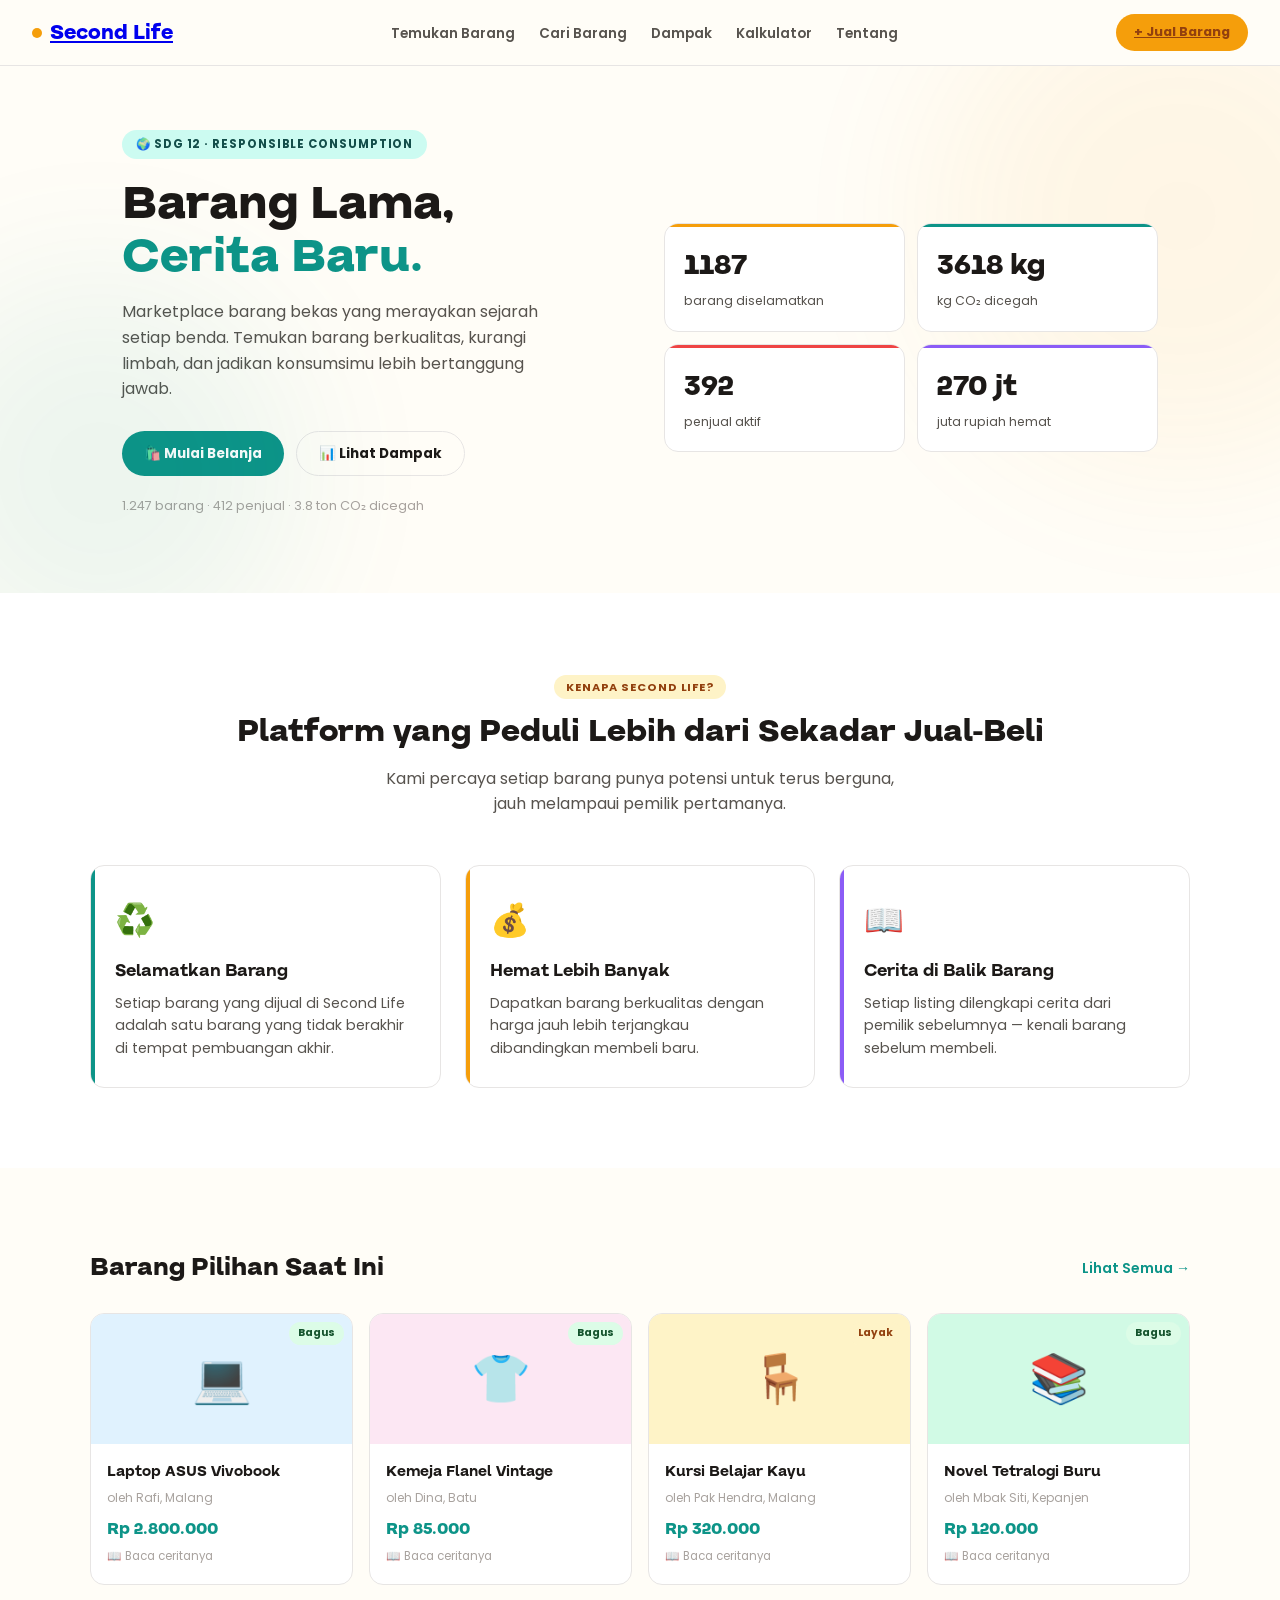
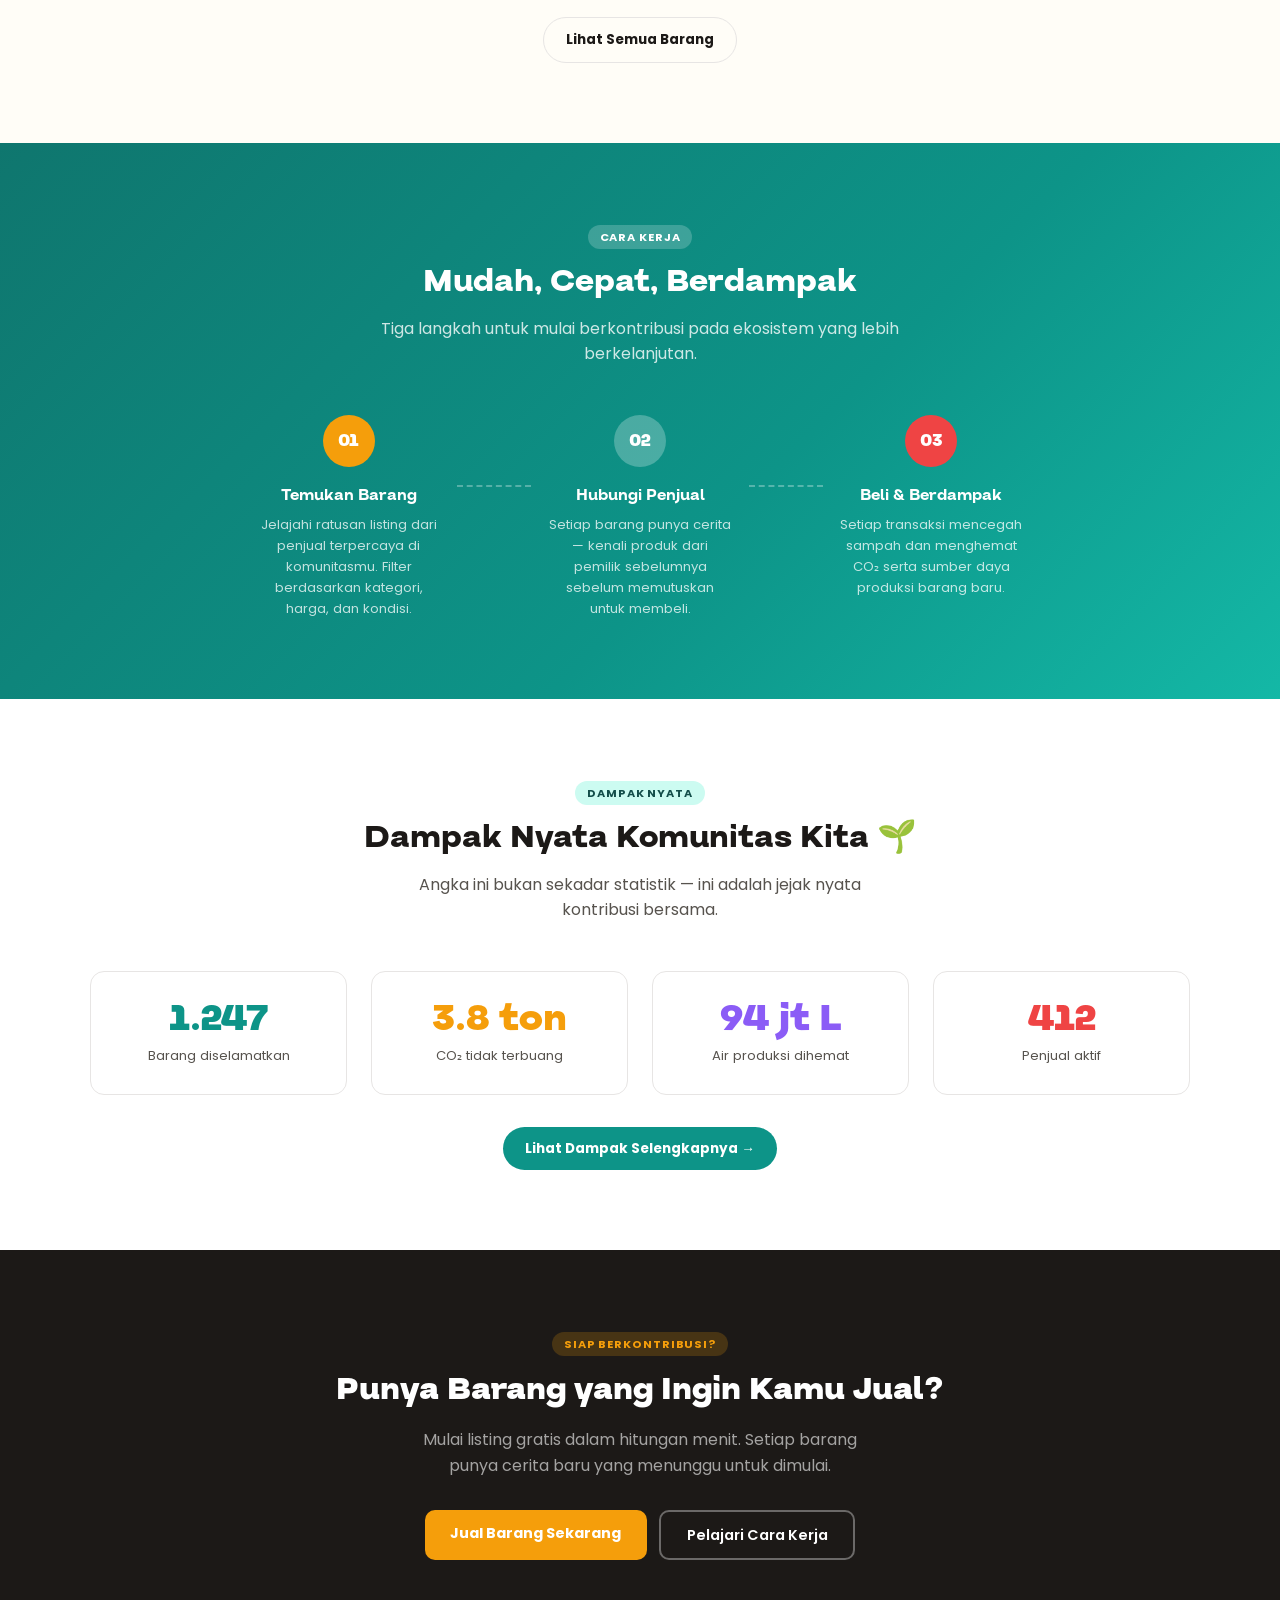
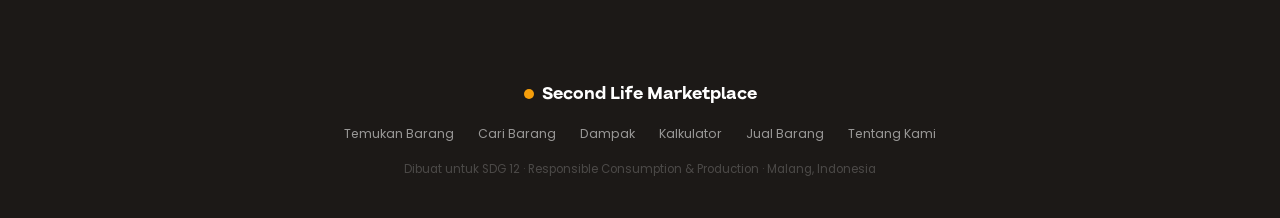
<file: index.html>
<!DOCTYPE html>
<html lang="id">
<head>
  <meta charset="UTF-8" />
  <meta name="viewport" content="width=device-width, initial-scale=1.0" />
  <title>Second Life — Marketplace Barang Bekas</title>
  <link rel="preconnect" href="https://fonts.googleapis.com" />
  <link rel="preconnect" href="https://fonts.gstatic.com" crossorigin />
  <link href="https://fonts.googleapis.com/css2?family=Poppins:ital,wght@0,400;0,500;0,600;0,700;1,400&display=swap" rel="stylesheet" />
  <link rel="stylesheet" href="style.css" />
</head>
<body data-page="home">

  <!-- NAVBAR -->
  <nav>
    <a href="index.html" class="nav-logo">
      <span class="logo-dot"></span>Second Life
    </a>
    <ul class="nav-links">
      <li><a href="listing.html" class="nav-link" data-page="listing">Temukan Barang</a></li>
      <li><a href="search.html"  class="nav-link" data-page="search">Cari Barang</a></li>
      <li><a href="dampak.html"  class="nav-link" data-page="dampak">Dampak</a></li>
      <li><a href="kalkulator.html" class="nav-link" data-page="kalkulator">Kalkulator</a></li>
      <li><a href="tentang.html" class="nav-link" data-page="tentang">Tentang</a></li>
    </ul>
    <a href="jual.html" class="nav-cta">+ Jual Barang</a>
  </nav>

  <!-- ═══════════════════ HERO ═══════════════════ -->
  <div class="landing-hero-wrap">
    <div class="hero fade-up">
      <!-- Left column -->
      <div>
        <span class="hero-badge">🌍 SDG 12 · Responsible Consumption</span>
        <h1>Barang Lama,<br><em>Cerita Baru.</em></h1>
        <p>
          Marketplace barang bekas yang merayakan sejarah setiap benda. Temukan barang
          berkualitas, kurangi limbah, dan jadikan konsumsimu lebih bertanggung jawab.
        </p>
        <div class="hero-btns">
          <a href="listing.html" class="btn btn-teal">🛍️ Mulai Belanja</a>
          <a href="dampak.html"  class="btn btn-outline">📊 Lihat Dampak</a>
        </div>
        <p style="margin-top:1.2rem; font-size:0.8rem; color:var(--text-3)">
          1.247 barang &middot; 412 penjual &middot; 3.8 ton CO₂ dicegah
        </p>
      </div>

      <!-- Right column: animated stat cards -->
      <div class="hero-stats fade-up delay-2">
        <div class="stat-card amber">
          <div class="stat-num" id="stat-item">0</div>
          <div class="stat-label">barang diselamatkan</div>
        </div>
        <div class="stat-card teal">
          <div class="stat-num" id="stat-co2">0</div>
          <div class="stat-label">kg CO₂ dicegah</div>
        </div>
        <div class="stat-card coral">
          <div class="stat-num" id="stat-seller">0</div>
          <div class="stat-label">penjual aktif</div>
        </div>
        <div class="stat-card purple">
          <div class="stat-num" id="stat-saved">0</div>
          <div class="stat-label">juta rupiah hemat</div>
        </div>
      </div>
    </div>
  </div>

  <!-- ═══════════════════ KENAPA SECOND LIFE? ═══════════════════ -->
  <section class="landing-section" style="background:var(--surface)">
    <div class="landing-section-inner">
      <div class="landing-section-header">
        <span class="section-badge badge-amber">Kenapa Second Life?</span>
        <h2>Platform yang Peduli Lebih dari Sekadar Jual-Beli</h2>
        <p>Kami percaya setiap barang punya potensi untuk terus berguna, jauh melampaui pemilik pertamanya.</p>
      </div>
      <div class="benefits-grid">
        <div class="benefit-card" style="--accent-color: var(--teal)">
          <div class="benefit-icon">♻️</div>
          <h3>Selamatkan Barang</h3>
          <p>Setiap barang yang dijual di Second Life adalah satu barang yang tidak berakhir di tempat pembuangan akhir.</p>
        </div>
        <div class="benefit-card" style="--accent-color: var(--amber)">
          <div class="benefit-icon">💰</div>
          <h3>Hemat Lebih Banyak</h3>
          <p>Dapatkan barang berkualitas dengan harga jauh lebih terjangkau dibandingkan membeli baru.</p>
        </div>
        <div class="benefit-card" style="--accent-color: var(--purple)">
          <div class="benefit-icon">📖</div>
          <h3>Cerita di Balik Barang</h3>
          <p>Setiap listing dilengkapi cerita dari pemilik sebelumnya — kenali barang sebelum membeli.</p>
        </div>
      </div>
    </div>
  </section>

  <!-- ═══════════════════ FEATURED PRODUCTS ═══════════════════ -->
  <section class="landing-section">
    <div class="landing-section-inner">
      <div class="featured-header">
        <h2>Barang Pilihan Saat Ini</h2>
        <a href="listing.html">Lihat Semua →</a>
      </div>
      <div class="product-grid" id="featured-grid"></div>
      <div class="featured-more">
        <a href="listing.html" class="btn btn-outline">Lihat Semua Barang</a>
      </div>
    </div>
  </section>

  <!-- ═══════════════════ CARA KERJA ═══════════════════ -->
  <div class="how-section">
    <div class="landing-section-inner">
      <div class="landing-section-header">
        <span class="section-badge" style="background:rgba(255,255,255,0.2); color:#fff">Cara Kerja</span>
        <h2>Mudah, Cepat, Berdampak</h2>
        <p>Tiga langkah untuk mulai berkontribusi pada ekosistem yang lebih berkelanjutan.</p>
      </div>
      <div class="how-it-works">
        <div class="how-step">
          <div class="how-step-num" style="background:var(--amber)">01</div>
          <h3>Temukan Barang</h3>
          <p>Jelajahi ratusan listing dari penjual terpercaya di komunitasmu. Filter berdasarkan kategori, harga, dan kondisi.</p>
        </div>
        <div class="how-connector"></div>
        <div class="how-step">
          <div class="how-step-num" style="background:rgba(255,255,255,0.25)">02</div>
          <h3>Hubungi Penjual</h3>
          <p>Setiap barang punya cerita — kenali produk dari pemilik sebelumnya sebelum memutuskan untuk membeli.</p>
        </div>
        <div class="how-connector"></div>
        <div class="how-step">
          <div class="how-step-num" style="background:var(--coral)">03</div>
          <h3>Beli &amp; Berdampak</h3>
          <p>Setiap transaksi mencegah sampah dan menghemat CO₂ serta sumber daya produksi barang baru.</p>
        </div>
      </div>
    </div>
  </div>

  <!-- ═══════════════════ IMPACT NUMBERS ═══════════════════ -->
  <section class="landing-section" style="background:var(--surface)">
    <div class="landing-section-inner">
      <div class="landing-section-header">
        <span class="section-badge badge-teal">Dampak Nyata</span>
        <h2>Dampak Nyata Komunitas Kita 🌱</h2>
        <p>Angka ini bukan sekadar statistik — ini adalah jejak nyata kontribusi bersama.</p>
      </div>
      <div class="impact-numbers-grid">
        <div class="impact-num-card">
          <div class="impact-num">1.247</div>
          <div class="impact-num-label">Barang diselamatkan</div>
        </div>
        <div class="impact-num-card">
          <div class="impact-num" style="color:var(--amber)">3.8 ton</div>
          <div class="impact-num-label">CO₂ tidak terbuang</div>
        </div>
        <div class="impact-num-card">
          <div class="impact-num" style="color:var(--purple)">94 jt L</div>
          <div class="impact-num-label">Air produksi dihemat</div>
        </div>
        <div class="impact-num-card">
          <div class="impact-num" style="color:var(--coral)">412</div>
          <div class="impact-num-label">Penjual aktif</div>
        </div>
      </div>
      <div class="impact-numbers-cta">
        <a href="dampak.html" class="btn btn-teal">Lihat Dampak Selengkapnya →</a>
      </div>
    </div>
  </section>

  <!-- ═══════════════════ CTA BANNER ═══════════════════ -->
  <div class="cta-banner">
    <span class="section-badge" style="background:rgba(245,158,11,0.2); color:var(--amber)">Siap Berkontribusi?</span>
    <h2>Punya Barang yang Ingin Kamu Jual?</h2>
    <p>Mulai listing gratis dalam hitungan menit. Setiap barang punya cerita baru yang menunggu untuk dimulai.</p>
    <div class="btn-group">
      <a href="jual.html" class="btn-amber">Jual Barang Sekarang</a>
      <a href="tentang.html" class="btn-white-outline">Pelajari Cara Kerja</a>
    </div>
  </div>

  <!-- FOOTER -->
  <footer>
    <div class="footer-inner">
      <div class="footer-brand">
        <span class="logo-dot"></span>
        <strong>Second Life Marketplace</strong>
      </div>
      <nav class="footer-links">
        <a href="listing.html">Temukan Barang</a>
        <a href="search.html">Cari Barang</a>
        <a href="dampak.html">Dampak</a>
        <a href="kalkulator.html">Kalkulator</a>
        <a href="jual.html">Jual Barang</a>
        <a href="tentang.html">Tentang Kami</a>
      </nav>
      <p class="footer-copy">Dibuat untuk SDG 12 &middot; Responsible Consumption &amp; Production &middot; Malang, Indonesia</p>
    </div>
  </footer>

  <script src="js/data.js"></script>
  <script>
    document.addEventListener('DOMContentLoaded', function() {
      setTimeout(function() {
        animateCount('stat-item',   1247);
        animateCount('stat-co2',    3800, ' kg');
        animateCount('stat-seller', 412);
        animateCount('stat-saved',  284, ' jt');
      }, 300);
      renderProducts(products.slice(0, 4), 'featured-grid');
    });
  </script>
</body>
</html>
</file>
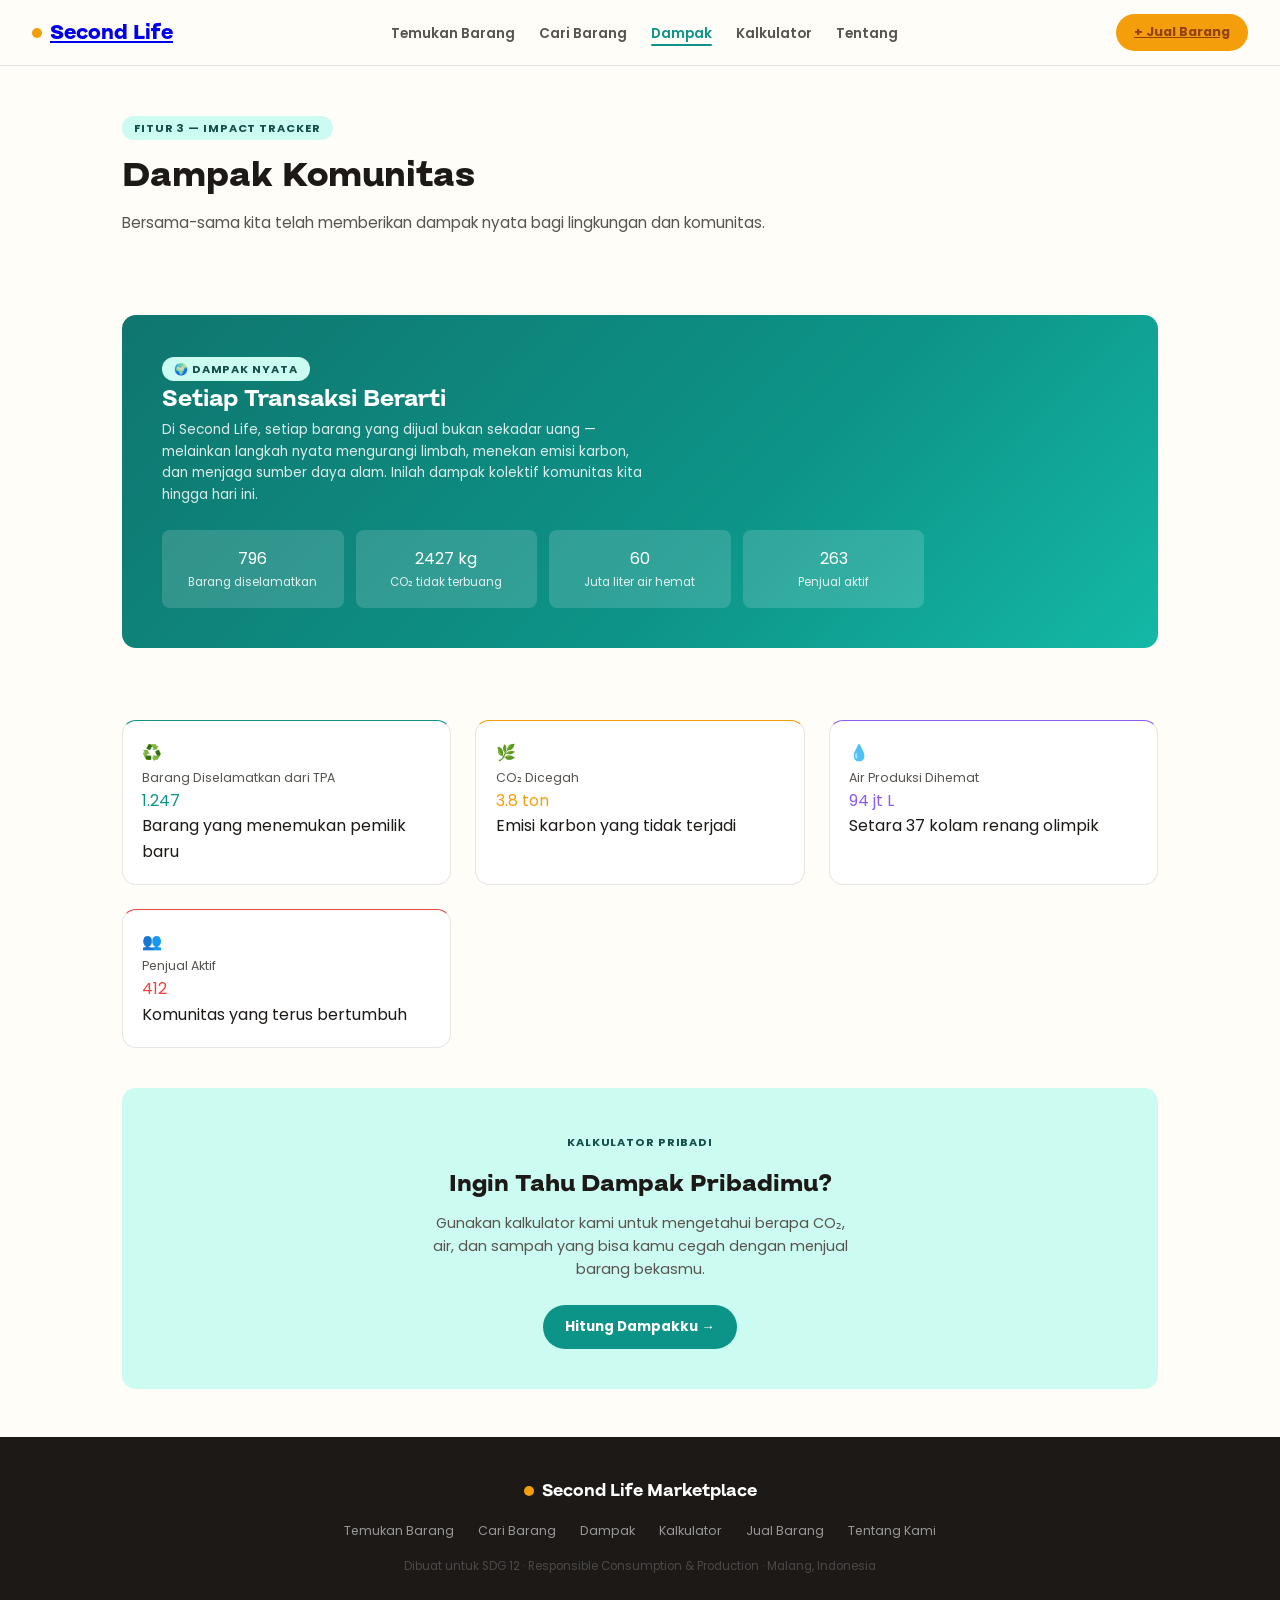
<file: dampak.html>
<!DOCTYPE html>
<html lang="id">
<head>
  <meta charset="UTF-8" />
  <meta name="viewport" content="width=device-width, initial-scale=1.0" />
  <title>Dampak Komunitas — Second Life Marketplace</title>
  <link rel="preconnect" href="https://fonts.googleapis.com" />
  <link rel="preconnect" href="https://fonts.gstatic.com" crossorigin />
  <link href="https://fonts.googleapis.com/css2?family=Poppins:wght@400;500;600;700&display=swap" rel="stylesheet" />
  <link rel="stylesheet" href="style.css" />
</head>
<body data-page="dampak">

  <!-- NAVBAR -->
  <nav>
    <a href="index.html" class="nav-logo">
      <span class="logo-dot"></span>Second Life
    </a>
    <ul class="nav-links">
      <li><a href="listing.html" class="nav-link" data-page="listing">Temukan Barang</a></li>
      <li><a href="search.html"  class="nav-link" data-page="search">Cari Barang</a></li>
      <li><a href="dampak.html"  class="nav-link" data-page="dampak">Dampak</a></li>
      <li><a href="kalkulator.html" class="nav-link" data-page="kalkulator">Kalkulator</a></li>
      <li><a href="tentang.html" class="nav-link" data-page="tentang">Tentang</a></li>
    </ul>
    <a href="jual.html" class="nav-cta">+ Jual Barang</a>
  </nav>

  <!-- PAGE HEADER -->
  <div class="page-header">
    <span class="section-badge badge-teal">Fitur 3 — Impact Tracker</span>
    <h1>Dampak Komunitas</h1>
    <p>Bersama-sama kita telah memberikan dampak nyata bagi lingkungan dan komunitas.</p>
  </div>

  <!-- IMPACT HERO -->
  <section class="section">
    <div class="container">
      <div class="impact-hero">
        <div class="impact-hero-content">
          <span class="section-badge badge-teal">🌍 Dampak Nyata</span>
          <h2>Setiap Transaksi Berarti</h2>
          <p>
            Di Second Life, setiap barang yang dijual bukan sekadar uang — melainkan langkah nyata
            mengurangi limbah, menekan emisi karbon, dan menjaga sumber daya alam. Inilah dampak
            kolektif komunitas kita hingga hari ini.
          </p>
        </div>

        <!-- Community stats -->
        <div class="impact-grid">
          <div class="impact-stat">
            <div class="impact-num" id="stat-item2">0</div>
            <div class="impact-stat-label">Barang diselamatkan</div>
          </div>
          <div class="impact-stat">
            <div class="impact-num" id="stat-co22">0 kg</div>
            <div class="impact-stat-label">CO₂ tidak terbuang</div>
          </div>
          <div class="impact-stat">
            <div class="impact-num" id="stat-water">0</div>
            <div class="impact-stat-label">Juta liter air hemat</div>
          </div>
          <div class="impact-stat">
            <div class="impact-num" id="stat-seller2">0</div>
            <div class="impact-stat-label">Penjual aktif</div>
          </div>
        </div>
      </div>
    </div>
  </section>

  <!-- DETAIL CARDS -->
  <section class="section" style="padding-top:0">
    <div class="container">
      <div style="display:grid; grid-template-columns: repeat(auto-fit, minmax(260px, 1fr)); gap:1.5rem; margin-bottom:2.5rem">

        <div class="stat-card" style="border-top-color: var(--teal)">
          <div class="stat-icon">♻️</div>
          <div class="stat-label">Barang Diselamatkan dari TPA</div>
          <div class="stat-value" style="color:var(--teal)">1.247</div>
          <div class="stat-sub">Barang yang menemukan pemilik baru</div>
        </div>

        <div class="stat-card" style="border-top-color: var(--amber)">
          <div class="stat-icon">🌿</div>
          <div class="stat-label">CO₂ Dicegah</div>
          <div class="stat-value" style="color:var(--amber)">3.8 ton</div>
          <div class="stat-sub">Emisi karbon yang tidak terjadi</div>
        </div>

        <div class="stat-card" style="border-top-color: var(--purple)">
          <div class="stat-icon">💧</div>
          <div class="stat-label">Air Produksi Dihemat</div>
          <div class="stat-value" style="color:var(--purple)">94 jt L</div>
          <div class="stat-sub">Setara 37 kolam renang olimpik</div>
        </div>

        <div class="stat-card" style="border-top-color: var(--coral)">
          <div class="stat-icon">👥</div>
          <div class="stat-label">Penjual Aktif</div>
          <div class="stat-value" style="color:var(--coral)">412</div>
          <div class="stat-sub">Komunitas yang terus bertumbuh</div>
        </div>

      </div>

      <!-- CTA ke kalkulator -->
      <div style="text-align:center; background:var(--teal-light); border-radius:var(--radius); padding:2.5rem 2rem">
        <span class="section-badge badge-teal">Kalkulator Pribadi</span>
        <h3 style="font-family:'Guton',sans-serif; font-weight:800; font-size:1.5rem; margin:0.75rem 0 0.5rem; color:var(--text)">
          Ingin Tahu Dampak Pribadimu?
        </h3>
        <p style="color:var(--text-2); font-size:0.9rem; margin-bottom:1.5rem; max-width:420px; margin-left:auto; margin-right:auto">
          Gunakan kalkulator kami untuk mengetahui berapa CO₂, air, dan sampah yang bisa kamu cegah
          dengan menjual barang bekasmu.
        </p>
        <a href="kalkulator.html" class="btn btn-teal">Hitung Dampakku →</a>
      </div>
    </div>
  </section>

  <!-- FOOTER -->
  <footer>
    <div class="footer-inner">
      <div class="footer-brand">
        <span class="logo-dot"></span>
        <strong>Second Life Marketplace</strong>
      </div>
      <nav class="footer-links">
        <a href="listing.html">Temukan Barang</a>
        <a href="search.html">Cari Barang</a>
        <a href="dampak.html">Dampak</a>
        <a href="kalkulator.html">Kalkulator</a>
        <a href="jual.html">Jual Barang</a>
        <a href="tentang.html">Tentang Kami</a>
      </nav>
      <p class="footer-copy">Dibuat untuk SDG 12 &middot; Responsible Consumption &amp; Production &middot; Malang, Indonesia</p>
    </div>
  </footer>

  <script src="js/data.js"></script>
  <script>
    document.addEventListener('DOMContentLoaded', function() {
      setTimeout(function() {
        animateCount('stat-item2', 1247);
        animateCount('stat-co22', 3800, ' kg');
        animateCount('stat-water', 94);
        animateCount('stat-seller2', 412);
      }, 300);
    });
  </script>
</body>
</html>
</file>
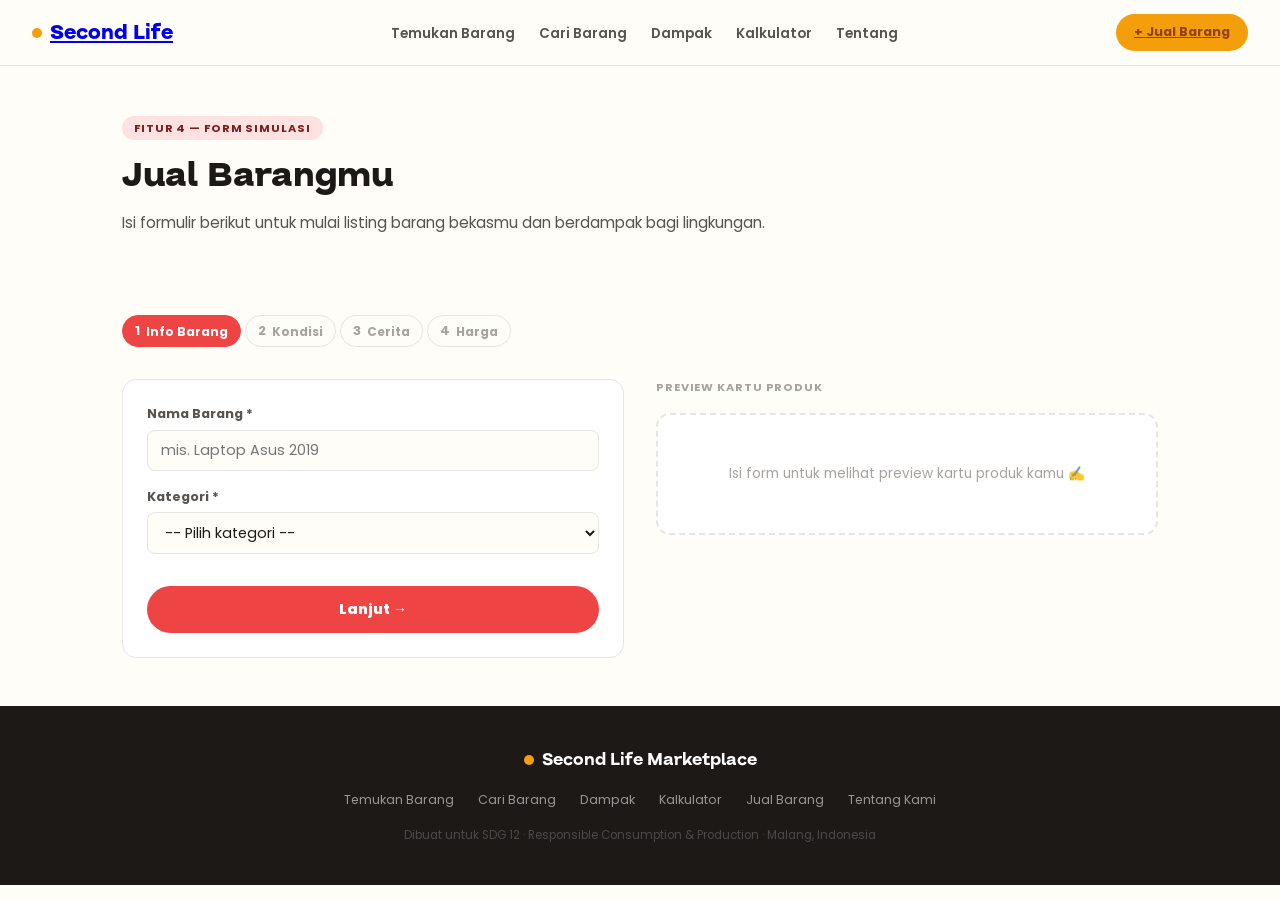
<file: jual.html>
<!DOCTYPE html>
<html lang="id">
<head>
  <meta charset="UTF-8" />
  <meta name="viewport" content="width=device-width, initial-scale=1.0" />
  <title>Jual Barang — Second Life Marketplace</title>
  <link rel="preconnect" href="https://fonts.googleapis.com" />
  <link rel="preconnect" href="https://fonts.gstatic.com" crossorigin />
  <link href="https://fonts.googleapis.com/css2?family=Poppins:wght@400;500;600;700&display=swap" rel="stylesheet" />
  <link rel="stylesheet" href="style.css" />
</head>
<body data-page="jual">

  <!-- NAVBAR -->
  <nav>
    <a href="index.html" class="nav-logo">
      <span class="logo-dot"></span>Second Life
    </a>
    <ul class="nav-links">
      <li><a href="listing.html" class="nav-link" data-page="listing">Temukan Barang</a></li>
      <li><a href="search.html"  class="nav-link" data-page="search">Cari Barang</a></li>
      <li><a href="dampak.html"  class="nav-link" data-page="dampak">Dampak</a></li>
      <li><a href="kalkulator.html" class="nav-link" data-page="kalkulator">Kalkulator</a></li>
      <li><a href="tentang.html" class="nav-link" data-page="tentang">Tentang</a></li>
    </ul>
    <a href="jual.html" class="nav-cta">+ Jual Barang</a>
  </nav>

  <!-- PAGE HEADER -->
  <div class="page-header">
    <span class="section-badge badge-coral">Fitur 4 — Form Simulasi</span>
    <h1>Jual Barangmu</h1>
    <p>Isi formulir berikut untuk mulai listing barang bekasmu dan berdampak bagi lingkungan.</p>
  </div>

  <!-- SELL FORM -->
  <section class="section">
    <div class="container">

      <!-- Step dots -->
      <div class="form-steps" id="form-steps">
        <div class="form-step-dot active" id="step-1-dot"><span class="step-num">1</span> Info Barang</div>
        <div class="form-step-dot" id="step-2-dot"><span class="step-num">2</span> Kondisi</div>
        <div class="form-step-dot" id="step-3-dot"><span class="step-num">3</span> Cerita</div>
        <div class="form-step-dot" id="step-4-dot"><span class="step-num">4</span> Harga</div>
      </div>

      <!-- Form + Preview -->
      <div class="form-grid">
        <div id="form-container">

          <!-- Step 1 -->
          <div class="form-panel" id="step-1">
            <div class="form-field">
              <label>Nama Barang *</label>
              <input type="text" id="f-nama" placeholder="mis. Laptop Asus 2019" oninput="updatePreview()" />
            </div>
            <div class="form-field">
              <label>Kategori *</label>
              <select id="f-cat" onchange="updatePreview()">
                <option value="">-- Pilih kategori --</option>
                <option value="elektronik">📱 Elektronik</option>
                <option value="pakaian">👕 Pakaian</option>
                <option value="furnitur">🪑 Furnitur</option>
                <option value="buku">📚 Buku</option>
              </select>
            </div>
            <button class="submit-btn" onclick="nextStep(2)">Lanjut →</button>
          </div>

          <!-- Step 2 -->
          <div class="form-panel" id="step-2" style="display:none">
            <div class="form-field">
              <label>Kondisi Barang *</label>
              <div class="kondisi-group">
                <input type="radio" name="kondisi" id="k-bagus" value="Bagus" class="kondisi-radio" onchange="updatePreview()" />
                <label for="k-bagus" class="kondisi-label">✨ Bagus</label>
                <input type="radio" name="kondisi" id="k-layak" value="Layak" class="kondisi-radio" onchange="updatePreview()" />
                <label for="k-layak" class="kondisi-label">👍 Layak</label>
                <input type="radio" name="kondisi" id="k-bekas" value="Bekas" class="kondisi-radio" onchange="updatePreview()" />
                <label for="k-bekas" class="kondisi-label">🔧 Bekas</label>
              </div>
            </div>
            <div class="form-row">
              <button class="btn btn-outline" onclick="prevStep(1)" style="flex:1">← Kembali</button>
              <button class="submit-btn" onclick="nextStep(3)" style="flex:2;margin:0">Lanjut →</button>
            </div>
          </div>

          <!-- Step 3 -->
          <div class="form-panel" id="step-3" style="display:none">
            <div class="form-field">
              <label>Cerita Barang *</label>
              <textarea id="f-story" placeholder="Barang ini sudah menemani aku selama 3 tahun..." oninput="updatePreview()"></textarea>
            </div>
            <div class="form-row">
              <button class="btn btn-outline" onclick="prevStep(2)" style="flex:1">← Kembali</button>
              <button class="submit-btn" onclick="nextStep(4)" style="flex:2;margin:0">Lanjut →</button>
            </div>
          </div>

          <!-- Step 4 -->
          <div class="form-panel" id="step-4" style="display:none">
            <div class="form-field">
              <label>Harga (Rp) *</label>
              <input type="number" id="f-harga" placeholder="150000" min="1000" oninput="updatePreview()" />
            </div>
            <div class="form-row">
              <button class="btn btn-outline" onclick="prevStep(3)" style="flex:1">← Kembali</button>
              <button class="submit-btn" onclick="submitForm()" style="flex:2;margin:0">🚀 Listing Sekarang!</button>
            </div>
          </div>

          <!-- Success panel -->
          <div class="success-panel" id="success-panel">
            <div class="success-icon">🎉</div>
            <h3>Barangmu sudah live!</h3>
            <p>Terima kasih sudah berkontribusi pada ekosistem yang lebih berkelanjutan.</p>
            <div class="success-impacts" id="success-impacts"></div>
            <button class="btn btn-teal" style="margin-top:1.5rem" onclick="resetForm()">+ Jual Barang Lagi</button>
          </div>

        </div>

        <!-- Live preview -->
        <div>
          <div class="preview-label">Preview kartu produk</div>
          <div class="preview-card" id="preview-card">
            <div class="preview-empty">Isi form untuk melihat preview kartu produk kamu ✍️</div>
          </div>
        </div>
      </div>

    </div>
  </section>

  <!-- FOOTER -->
  <footer>
    <div class="footer-inner">
      <div class="footer-brand">
        <span class="logo-dot"></span>
        <strong>Second Life Marketplace</strong>
      </div>
      <nav class="footer-links">
        <a href="listing.html">Temukan Barang</a>
        <a href="search.html">Cari Barang</a>
        <a href="dampak.html">Dampak</a>
        <a href="kalkulator.html">Kalkulator</a>
        <a href="jual.html">Jual Barang</a>
        <a href="tentang.html">Tentang Kami</a>
      </nav>
      <p class="footer-copy">Dibuat untuk SDG 12 &middot; Responsible Consumption &amp; Production &middot; Malang, Indonesia</p>
    </div>
  </footer>

  <script src="js/data.js"></script>
  <script src="js/jual.js"></script>
</body>
</html>
</file>
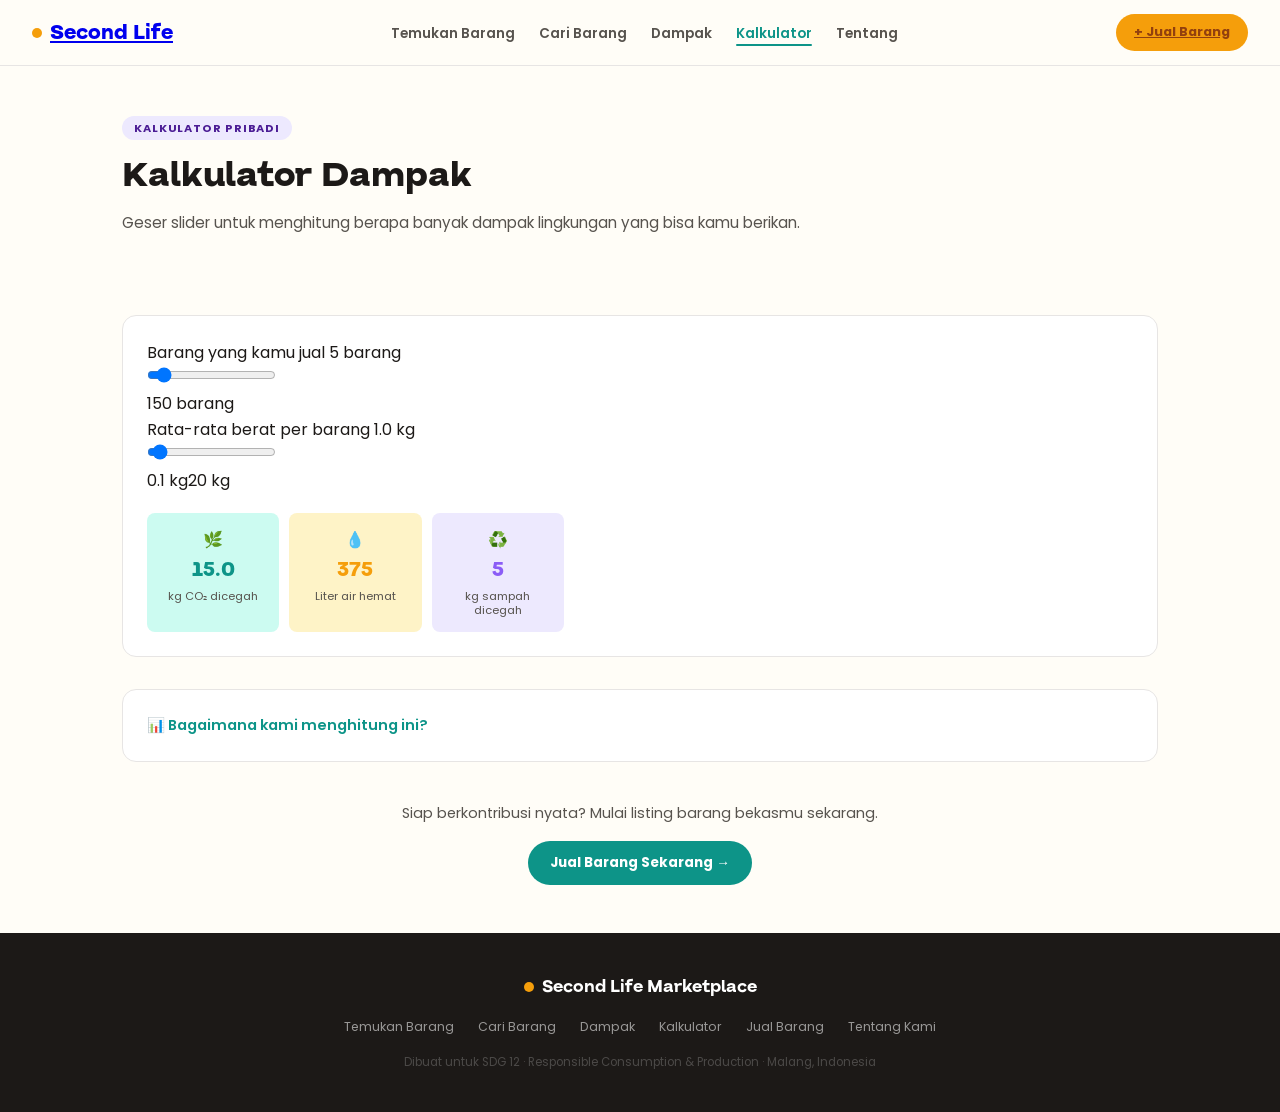
<file: kalkulator.html>
<!DOCTYPE html>
<html lang="id">
<head>
  <meta charset="UTF-8" />
  <meta name="viewport" content="width=device-width, initial-scale=1.0" />
  <title>Kalkulator Dampak — Second Life Marketplace</title>
  <link rel="preconnect" href="https://fonts.googleapis.com" />
  <link rel="preconnect" href="https://fonts.gstatic.com" crossorigin />
  <link href="https://fonts.googleapis.com/css2?family=Poppins:wght@400;500;600;700&display=swap" rel="stylesheet" />
  <link rel="stylesheet" href="style.css" />
</head>
<body data-page="kalkulator">

  <!-- NAVBAR -->
  <nav>
    <a href="index.html" class="nav-logo">
      <span class="logo-dot"></span>Second Life
    </a>
    <ul class="nav-links">
      <li><a href="listing.html" class="nav-link" data-page="listing">Temukan Barang</a></li>
      <li><a href="search.html"  class="nav-link" data-page="search">Cari Barang</a></li>
      <li><a href="dampak.html"  class="nav-link" data-page="dampak">Dampak</a></li>
      <li><a href="kalkulator.html" class="nav-link" data-page="kalkulator">Kalkulator</a></li>
      <li><a href="tentang.html" class="nav-link" data-page="tentang">Tentang</a></li>
    </ul>
    <a href="jual.html" class="nav-cta">+ Jual Barang</a>
  </nav>

  <!-- PAGE HEADER -->
  <div class="page-header">
    <span class="section-badge badge-purple">Kalkulator Pribadi</span>
    <h1>Kalkulator Dampak</h1>
    <p>Geser slider untuk menghitung berapa banyak dampak lingkungan yang bisa kamu berikan.</p>
  </div>

  <!-- CALCULATOR -->
  <section class="section">
    <div class="container">
      <div class="personal-calc">

        <!-- Sliders -->
        <div class="calc-sliders">
          <div class="slider-group">
            <div class="slider-label">
              <span>Barang yang kamu jual</span>
              <span id="item-val" class="slider-val">5 barang</span>
            </div>
            <input type="range" id="item-slider" min="1" max="50" value="5" oninput="calcPersonal()" />
            <div class="slider-range-hint"><span>1</span><span>50 barang</span></div>
          </div>

          <div class="slider-group">
            <div class="slider-label">
              <span>Rata-rata berat per barang</span>
              <span id="weight-val" class="slider-val">1.0 kg</span>
            </div>
            <input type="range" id="weight-slider" min="0.1" max="20" step="0.1" value="1" oninput="calcPersonal()" />
            <div class="slider-range-hint"><span>0.1 kg</span><span>20 kg</span></div>
          </div>
        </div>

        <!-- Results -->
        <div class="calc-results">
          <div class="calc-result-card" style="background:var(--teal-light)">
            <div class="calc-result-icon">🌿</div>
            <div class="calc-result-num" id="res-co2" style="color:var(--teal)">15.0</div>
            <div class="calc-result-label">kg CO₂ dicegah</div>
          </div>
          <div class="calc-result-card" style="background:var(--amber-light)">
            <div class="calc-result-icon">💧</div>
            <div class="calc-result-num" id="res-water" style="color:var(--amber)">375</div>
            <div class="calc-result-label">Liter air hemat</div>
          </div>
          <div class="calc-result-card" style="background:var(--purple-light)">
            <div class="calc-result-icon">♻️</div>
            <div class="calc-result-num" id="res-waste" style="color:var(--purple)">5</div>
            <div class="calc-result-label">kg sampah dicegah</div>
          </div>
        </div>

      </div>

      <!-- Methodology -->
      <details class="methodology-box">
        <summary>📊 Bagaimana kami menghitung ini?</summary>
        <p>
          <strong>CO₂ dicegah:</strong> Jumlah barang × berat rata-rata × 3 kg CO₂/kg. Faktor 3 kg
          merupakan estimasi rata-rata emisi yang dihasilkan selama produksi barang baru.<br><br>
          <strong>Air hemat:</strong> Jumlah barang × berat × 75 liter/kg. Angka ini mencerminkan
          air virtual yang digunakan dalam rantai produksi manufaktur.<br><br>
          <strong>Sampah dicegah:</strong> Jumlah barang × berat (kg). Asumsi sederhana bahwa
          setiap kilogram barang bekas yang dijual kembali tidak berakhir di tempat pembuangan akhir.
        </p>
      </details>

      <!-- CTA -->
      <div style="text-align:center; margin-top:2.5rem">
        <p style="color:var(--text-2); margin-bottom:1rem; font-size:0.9rem">
          Siap berkontribusi nyata? Mulai listing barang bekasmu sekarang.
        </p>
        <a href="jual.html" class="btn btn-teal">Jual Barang Sekarang →</a>
      </div>
    </div>
  </section>

  <!-- FOOTER -->
  <footer>
    <div class="footer-inner">
      <div class="footer-brand">
        <span class="logo-dot"></span>
        <strong>Second Life Marketplace</strong>
      </div>
      <nav class="footer-links">
        <a href="listing.html">Temukan Barang</a>
        <a href="search.html">Cari Barang</a>
        <a href="dampak.html">Dampak</a>
        <a href="kalkulator.html">Kalkulator</a>
        <a href="jual.html">Jual Barang</a>
        <a href="tentang.html">Tentang Kami</a>
      </nav>
      <p class="footer-copy">Dibuat untuk SDG 12 &middot; Responsible Consumption &amp; Production &middot; Malang, Indonesia</p>
    </div>
  </footer>

  <script src="js/data.js"></script>
  <script src="js/kalkulator.js"></script>
</body>
</html>
</file>
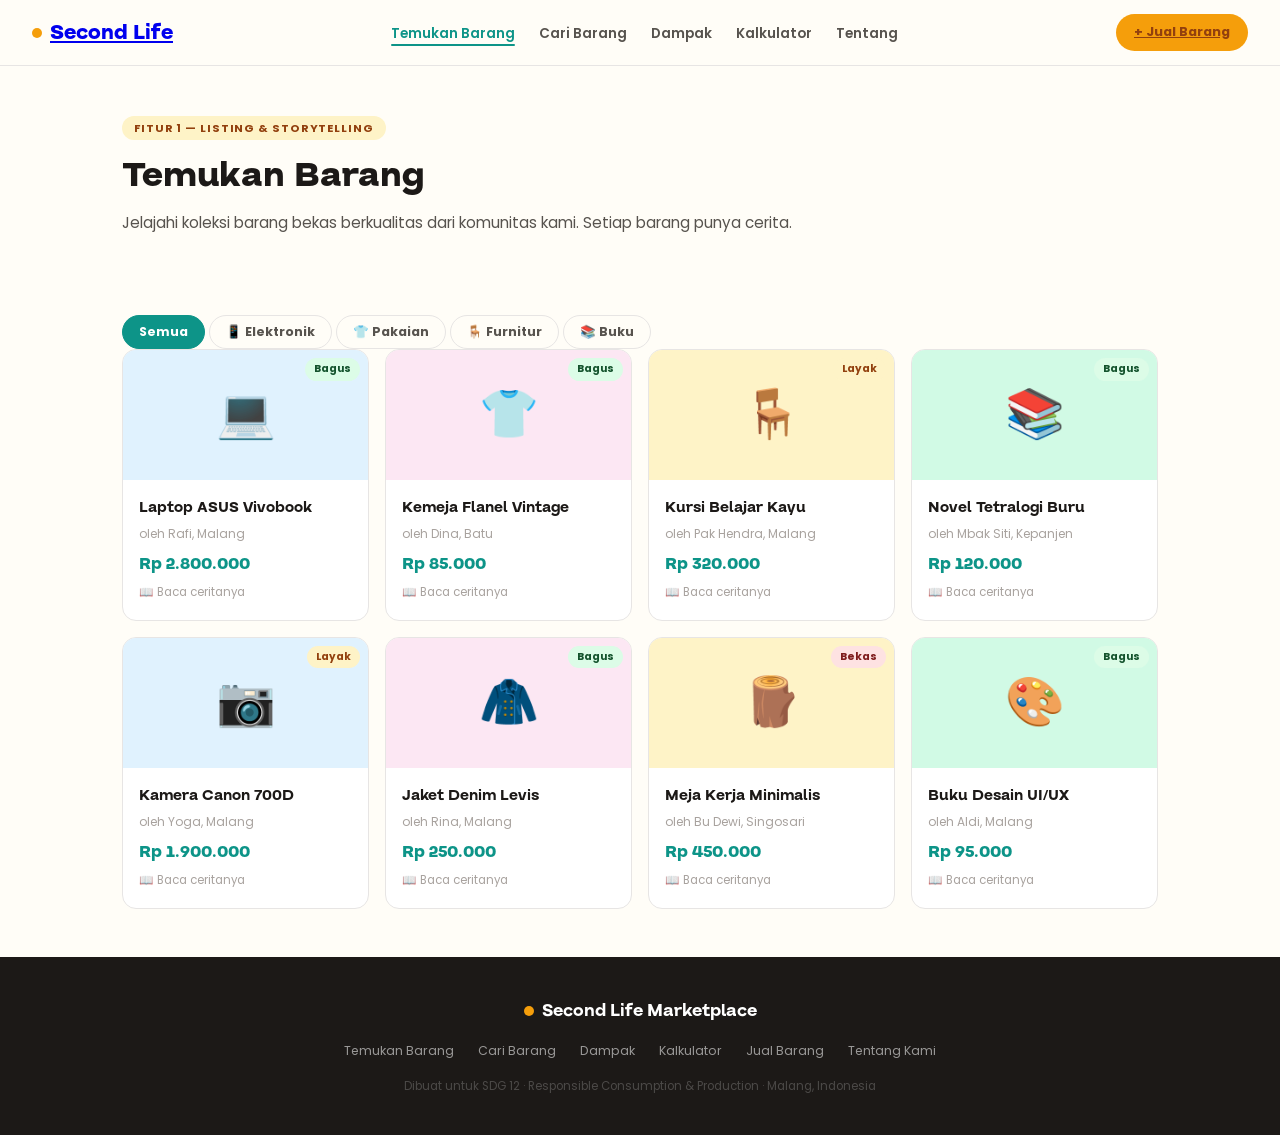
<file: listing.html>
<!DOCTYPE html>
<html lang="id">
<head>
  <meta charset="UTF-8" />
  <meta name="viewport" content="width=device-width, initial-scale=1.0" />
  <title>Temukan Barang — Second Life Marketplace</title>
  <link rel="preconnect" href="https://fonts.googleapis.com" />
  <link rel="preconnect" href="https://fonts.gstatic.com" crossorigin />
  <link href="https://fonts.googleapis.com/css2?family=Poppins:wght@400;500;600;700&display=swap" rel="stylesheet" />
  <link rel="stylesheet" href="style.css" />
</head>
<body data-page="listing">

  <!-- NAVBAR -->
  <nav>
    <a href="index.html" class="nav-logo">
      <span class="logo-dot"></span>Second Life
    </a>
    <ul class="nav-links">
      <li><a href="listing.html" class="nav-link" data-page="listing">Temukan Barang</a></li>
      <li><a href="search.html"  class="nav-link" data-page="search">Cari Barang</a></li>
      <li><a href="dampak.html"  class="nav-link" data-page="dampak">Dampak</a></li>
      <li><a href="kalkulator.html" class="nav-link" data-page="kalkulator">Kalkulator</a></li>
      <li><a href="tentang.html" class="nav-link" data-page="tentang">Tentang</a></li>
    </ul>
    <a href="jual.html" class="nav-cta">+ Jual Barang</a>
  </nav>

  <!-- PAGE HEADER -->
  <div class="page-header">
    <span class="section-badge badge-amber">Fitur 1 — Listing &amp; Storytelling</span>
    <h1>Temukan Barang</h1>
    <p>Jelajahi koleksi barang bekas berkualitas dari komunitas kami. Setiap barang punya cerita.</p>
  </div>

  <!-- LISTING SECTION -->
  <section class="section">
    <div class="container">

      <!-- Category filter -->
      <div class="filter-bar" id="cat-tabs">
        <button class="filter-tab active" onclick="filterCat('semua', this)">Semua</button>
        <button class="filter-tab" onclick="filterCat('elektronik', this)">📱 Elektronik</button>
        <button class="filter-tab" onclick="filterCat('pakaian', this)">👕 Pakaian</button>
        <button class="filter-tab" onclick="filterCat('furnitur', this)">🪑 Furnitur</button>
        <button class="filter-tab" onclick="filterCat('buku', this)">📚 Buku</button>
      </div>

      <!-- Product grid -->
      <div class="product-grid" id="product-grid"></div>

    </div>
  </section>

  <!-- FOOTER -->
  <footer>
    <div class="footer-inner">
      <div class="footer-brand">
        <span class="logo-dot"></span>
        <strong>Second Life Marketplace</strong>
      </div>
      <nav class="footer-links">
        <a href="listing.html">Temukan Barang</a>
        <a href="search.html">Cari Barang</a>
        <a href="dampak.html">Dampak</a>
        <a href="kalkulator.html">Kalkulator</a>
        <a href="jual.html">Jual Barang</a>
        <a href="tentang.html">Tentang Kami</a>
      </nav>
      <p class="footer-copy">Dibuat untuk SDG 12 &middot; Responsible Consumption &amp; Production &middot; Malang, Indonesia</p>
    </div>
  </footer>

  <script src="js/data.js"></script>
  <script src="js/listing.js"></script>
</body>
</html>
</file>
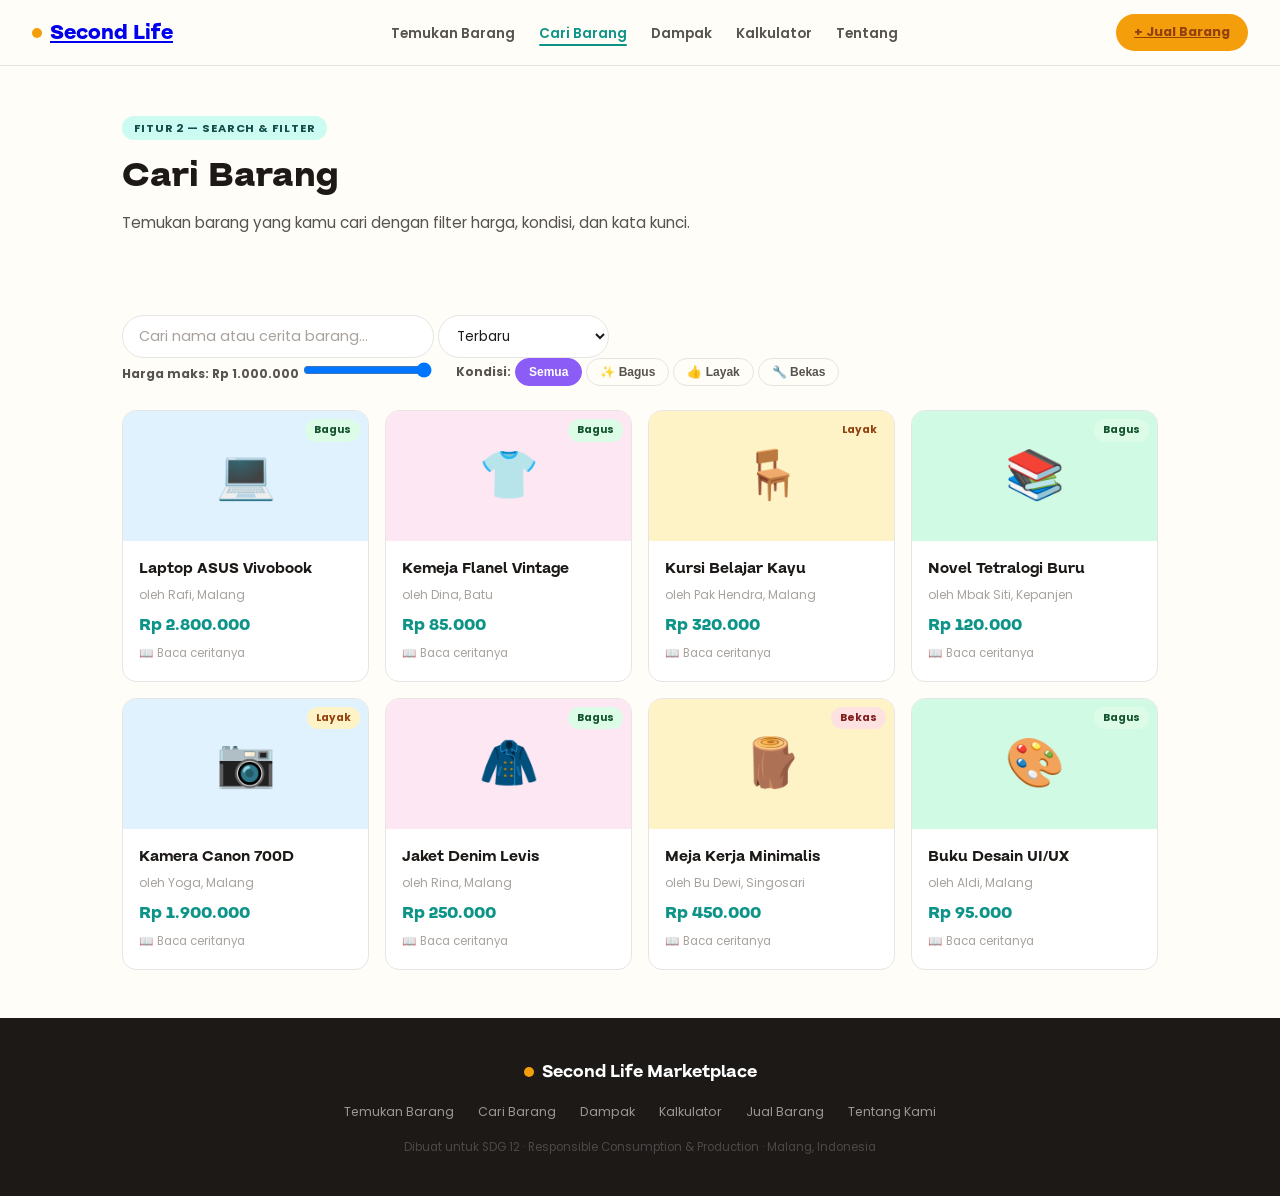
<file: search.html>
<!DOCTYPE html>
<html lang="id">
<head>
  <meta charset="UTF-8" />
  <meta name="viewport" content="width=device-width, initial-scale=1.0" />
  <title>Cari Barang — Second Life Marketplace</title>
  <link rel="preconnect" href="https://fonts.googleapis.com" />
  <link rel="preconnect" href="https://fonts.gstatic.com" crossorigin />
  <link href="https://fonts.googleapis.com/css2?family=Poppins:wght@400;500;600;700&display=swap" rel="stylesheet" />
  <link rel="stylesheet" href="style.css" />
</head>
<body data-page="search">

  <!-- NAVBAR -->
  <nav>
    <a href="index.html" class="nav-logo">
      <span class="logo-dot"></span>Second Life
    </a>
    <ul class="nav-links">
      <li><a href="listing.html" class="nav-link" data-page="listing">Temukan Barang</a></li>
      <li><a href="search.html"  class="nav-link" data-page="search">Cari Barang</a></li>
      <li><a href="dampak.html"  class="nav-link" data-page="dampak">Dampak</a></li>
      <li><a href="kalkulator.html" class="nav-link" data-page="kalkulator">Kalkulator</a></li>
      <li><a href="tentang.html" class="nav-link" data-page="tentang">Tentang</a></li>
    </ul>
    <a href="jual.html" class="nav-cta">+ Jual Barang</a>
  </nav>

  <!-- PAGE HEADER -->
  <div class="page-header">
    <span class="section-badge badge-teal">Fitur 2 — Search &amp; Filter</span>
    <h1>Cari Barang</h1>
    <p>Temukan barang yang kamu cari dengan filter harga, kondisi, dan kata kunci.</p>
  </div>

  <!-- SEARCH SECTION -->
  <section class="section">
    <div class="container">

      <!-- Search + Sort -->
      <div class="search-bar">
        <input type="text" id="search-input" class="search-input" placeholder="Cari nama atau cerita barang…" oninput="runSearch()" />
        <select id="sort-select" class="sort-select" onchange="runSearch()">
          <option value="terbaru">Terbaru</option>
          <option value="termurah">Termurah</option>
          <option value="termahal">Termahal</option>
          <option value="dampak">Dampak Tertinggi</option>
        </select>
      </div>

      <!-- Filter row -->
      <div class="filter-row">
        <div class="price-filter">
          <label class="filter-label">Harga maks: <span id="price-label">Rp 1.000.000</span></label>
          <input type="range" id="price-range" class="price-range" min="10000" max="1000000" value="1000000" step="10000"
                 oninput="updatePriceLabel(); runSearch()" />
        </div>
        <div class="cond-filter">
          <span class="filter-label">Kondisi:</span>
          <button class="cond-btn active" onclick="toggleCond('semua', this)">Semua</button>
          <button class="cond-btn" onclick="toggleCond('Bagus', this)">✨ Bagus</button>
          <button class="cond-btn" onclick="toggleCond('Layak', this)">👍 Layak</button>
          <button class="cond-btn" onclick="toggleCond('Bekas', this)">🔧 Bekas</button>
        </div>
      </div>

      <!-- Results grid -->
      <div class="product-grid" id="search-grid"></div>
      <div id="search-empty" class="empty-state" style="display:none">
        <div class="empty-icon">🙁</div>
        <div class="empty-text">Tidak ada barang yang cocok</div>
        <div class="empty-sub">Coba ubah kata kunci atau filter pencarian</div>
      </div>

    </div>
  </section>

  <!-- FOOTER -->
  <footer>
    <div class="footer-inner">
      <div class="footer-brand">
        <span class="logo-dot"></span>
        <strong>Second Life Marketplace</strong>
      </div>
      <nav class="footer-links">
        <a href="listing.html">Temukan Barang</a>
        <a href="search.html">Cari Barang</a>
        <a href="dampak.html">Dampak</a>
        <a href="kalkulator.html">Kalkulator</a>
        <a href="jual.html">Jual Barang</a>
        <a href="tentang.html">Tentang Kami</a>
      </nav>
      <p class="footer-copy">Dibuat untuk SDG 12 &middot; Responsible Consumption &amp; Production &middot; Malang, Indonesia</p>
    </div>
  </footer>

  <script src="js/data.js"></script>
  <script src="js/search.js"></script>
</body>
</html>
</file>
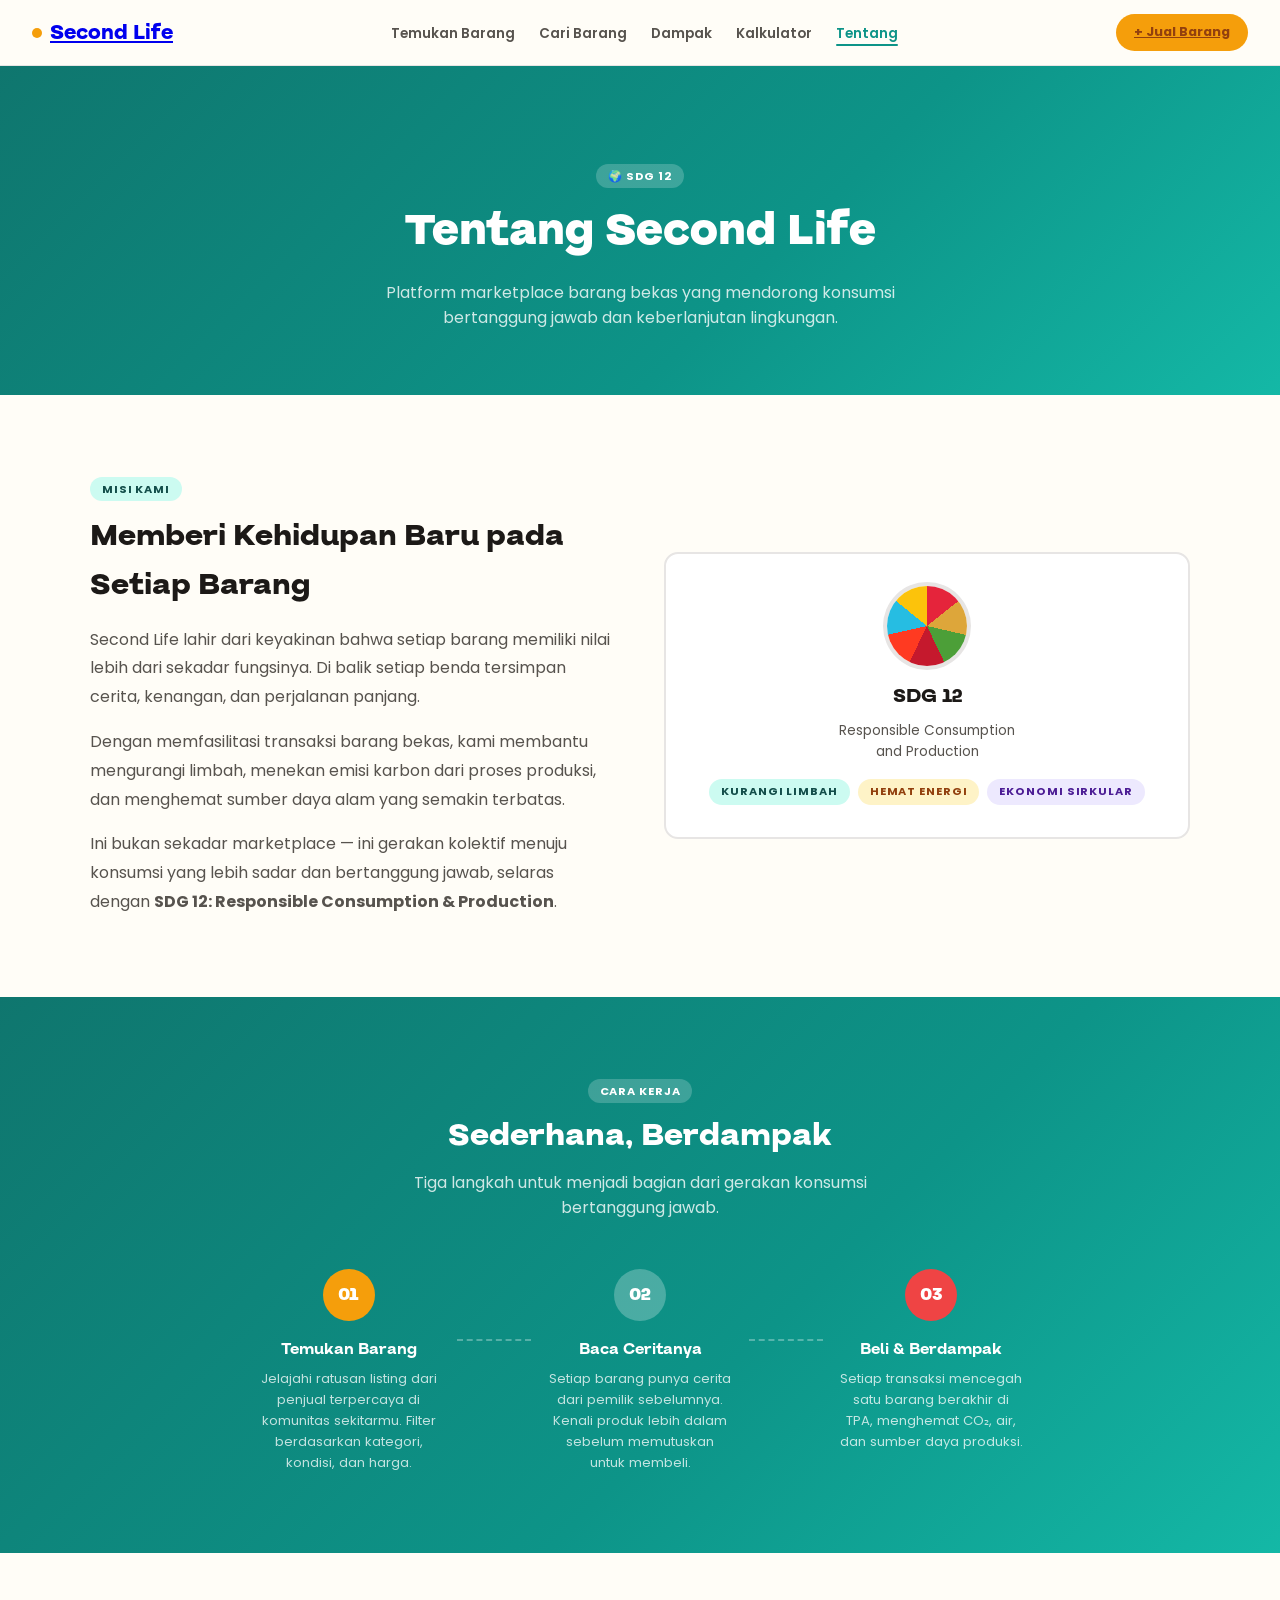
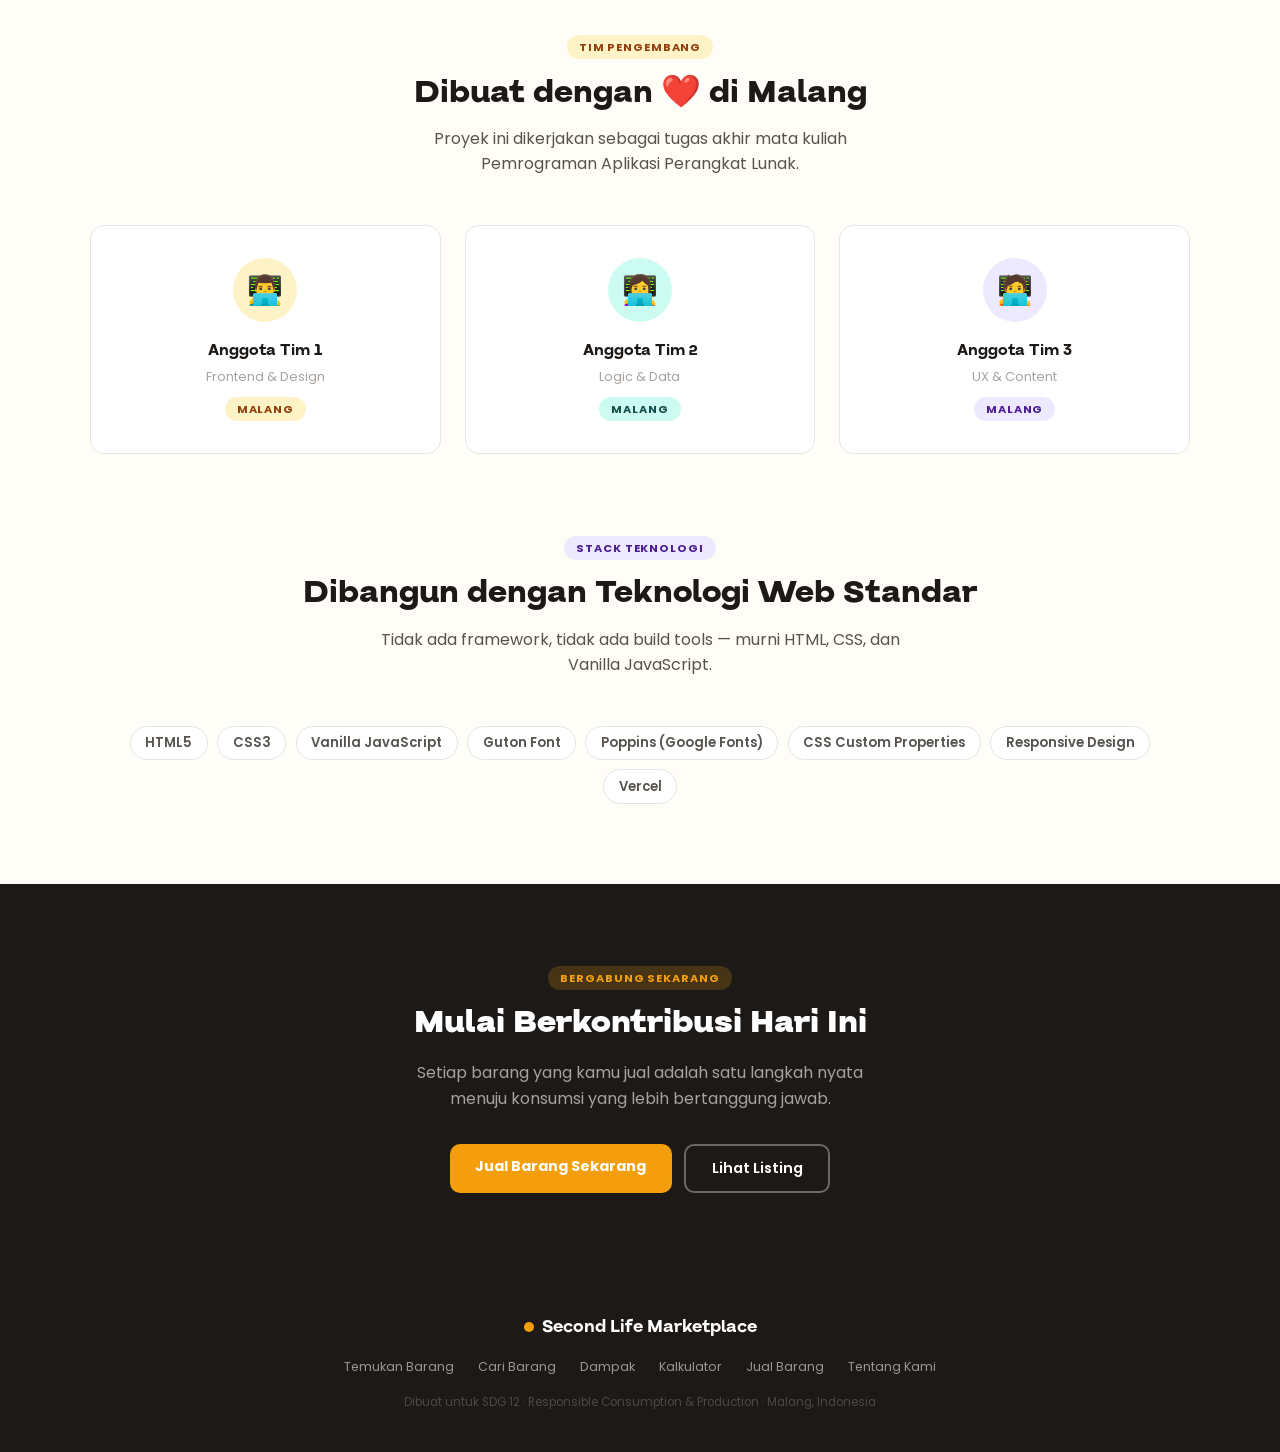
<file: tentang.html>
<!DOCTYPE html>
<html lang="id">
<head>
  <meta charset="UTF-8" />
  <meta name="viewport" content="width=device-width, initial-scale=1.0" />
  <title>Tentang Kami — Second Life Marketplace</title>
  <link rel="preconnect" href="https://fonts.googleapis.com" />
  <link rel="preconnect" href="https://fonts.gstatic.com" crossorigin />
  <link href="https://fonts.googleapis.com/css2?family=Poppins:wght@400;500;600;700&display=swap" rel="stylesheet" />
  <link rel="stylesheet" href="style.css" />
</head>
<body data-page="tentang">

  <!-- NAVBAR -->
  <nav>
    <a href="index.html" class="nav-logo">
      <span class="logo-dot"></span>Second Life
    </a>
    <ul class="nav-links">
      <li><a href="listing.html" class="nav-link" data-page="listing">Temukan Barang</a></li>
      <li><a href="search.html"  class="nav-link" data-page="search">Cari Barang</a></li>
      <li><a href="dampak.html"  class="nav-link" data-page="dampak">Dampak</a></li>
      <li><a href="kalkulator.html" class="nav-link" data-page="kalkulator">Kalkulator</a></li>
      <li><a href="tentang.html" class="nav-link" data-page="tentang">Tentang</a></li>
    </ul>
    <a href="jual.html" class="nav-cta">+ Jual Barang</a>
  </nav>

  <!-- HERO -->
  <div class="about-hero">
    <span class="section-badge" style="background:rgba(255,255,255,0.2); color:#fff; margin-bottom:0.75rem">🌍 SDG 12</span>
    <h1>Tentang Second Life</h1>
    <p>Platform marketplace barang bekas yang mendorong konsumsi bertanggung jawab dan keberlanjutan lingkungan.</p>
  </div>

  <!-- MISI -->
  <section class="landing-section">
    <div class="landing-section-inner">
      <div class="about-2col">
        <div>
          <span class="section-badge badge-teal">Misi Kami</span>
          <h2 style="font-family:'Guton',sans-serif; font-weight:800; font-size:1.9rem; margin:0.75rem 0 1rem; color:var(--text)">
            Memberi Kehidupan Baru pada Setiap Barang
          </h2>
          <p style="color:var(--text-2); line-height:1.8; margin-bottom:1rem">
            Second Life lahir dari keyakinan bahwa setiap barang memiliki nilai lebih dari sekadar
            fungsinya. Di balik setiap benda tersimpan cerita, kenangan, dan perjalanan panjang.
          </p>
          <p style="color:var(--text-2); line-height:1.8; margin-bottom:1rem">
            Dengan memfasilitasi transaksi barang bekas, kami membantu mengurangi limbah, menekan
            emisi karbon dari proses produksi, dan menghemat sumber daya alam yang semakin terbatas.
          </p>
          <p style="color:var(--text-2); line-height:1.8">
            Ini bukan sekadar marketplace — ini gerakan kolektif menuju konsumsi yang lebih sadar
            dan bertanggung jawab, selaras dengan <strong>SDG 12: Responsible Consumption &amp; Production</strong>.
          </p>
        </div>
        <div class="sdg-badge-card">
          <div class="sdg-wheel"></div>
          <h3>SDG 12</h3>
          <p>Responsible Consumption<br>and Production</p>
          <div style="margin-top:1rem; display:flex; gap:0.5rem; justify-content:center; flex-wrap:wrap">
            <span class="section-badge badge-teal">Kurangi Limbah</span>
            <span class="section-badge badge-amber">Hemat Energi</span>
            <span class="section-badge badge-purple">Ekonomi Sirkular</span>
          </div>
        </div>
      </div>
    </div>
  </section>

  <!-- CARA KERJA PLATFORM -->
  <div class="how-section">
    <div class="landing-section-inner">
      <div class="landing-section-header">
        <span class="section-badge" style="background:rgba(255,255,255,0.2); color:#fff">Cara Kerja</span>
        <h2>Sederhana, Berdampak</h2>
        <p>Tiga langkah untuk menjadi bagian dari gerakan konsumsi bertanggung jawab.</p>
      </div>
      <div class="how-it-works">
        <div class="how-step">
          <div class="how-step-num" style="background:var(--amber)">01</div>
          <h3>Temukan Barang</h3>
          <p>Jelajahi ratusan listing dari penjual terpercaya di komunitas sekitarmu. Filter berdasarkan kategori, kondisi, dan harga.</p>
        </div>
        <div class="how-connector"></div>
        <div class="how-step">
          <div class="how-step-num" style="background:rgba(255,255,255,0.25)">02</div>
          <h3>Baca Ceritanya</h3>
          <p>Setiap barang punya cerita dari pemilik sebelumnya. Kenali produk lebih dalam sebelum memutuskan untuk membeli.</p>
        </div>
        <div class="how-connector"></div>
        <div class="how-step">
          <div class="how-step-num" style="background:var(--coral)">03</div>
          <h3>Beli &amp; Berdampak</h3>
          <p>Setiap transaksi mencegah satu barang berakhir di TPA, menghemat CO₂, air, dan sumber daya produksi.</p>
        </div>
      </div>
    </div>
  </div>

  <!-- TIM -->
  <section class="landing-section">
    <div class="landing-section-inner">
      <div class="landing-section-header">
        <span class="section-badge badge-amber">Tim Pengembang</span>
        <h2>Dibuat dengan ❤️ di Malang</h2>
        <p>Proyek ini dikerjakan sebagai tugas akhir mata kuliah Pemrograman Aplikasi Perangkat Lunak.</p>
      </div>
      <div class="team-grid">
        <div class="team-card">
          <div class="team-avatar" style="background:var(--amber-light)">👨‍💻</div>
          <h3>Anggota Tim 1</h3>
          <div class="team-role">Frontend & Design</div>
          <div style="margin-top:0.5rem"><span class="section-badge badge-amber">Malang</span></div>
        </div>
        <div class="team-card">
          <div class="team-avatar" style="background:var(--teal-light)">👩‍💻</div>
          <h3>Anggota Tim 2</h3>
          <div class="team-role">Logic & Data</div>
          <div style="margin-top:0.5rem"><span class="section-badge badge-teal">Malang</span></div>
        </div>
        <div class="team-card">
          <div class="team-avatar" style="background:var(--purple-light)">🧑‍💻</div>
          <h3>Anggota Tim 3</h3>
          <div class="team-role">UX & Content</div>
          <div style="margin-top:0.5rem"><span class="section-badge badge-purple">Malang</span></div>
        </div>
      </div>
    </div>
  </section>

  <!-- TEKNOLOGI -->
  <section class="landing-section" style="padding-top:0">
    <div class="landing-section-inner">
      <div class="landing-section-header">
        <span class="section-badge badge-purple">Stack Teknologi</span>
        <h2>Dibangun dengan Teknologi Web Standar</h2>
        <p>Tidak ada framework, tidak ada build tools — murni HTML, CSS, dan Vanilla JavaScript.</p>
      </div>
      <div class="tech-pills" style="justify-content:center">
        <span class="tech-pill">HTML5</span>
        <span class="tech-pill">CSS3</span>
        <span class="tech-pill">Vanilla JavaScript</span>
        <span class="tech-pill">Guton Font</span>
        <span class="tech-pill">Poppins (Google Fonts)</span>
        <span class="tech-pill">CSS Custom Properties</span>
        <span class="tech-pill">Responsive Design</span>
        <span class="tech-pill">Vercel</span>
      </div>
    </div>
  </section>

  <!-- CTA -->
  <div class="cta-banner">
    <span class="section-badge" style="background:rgba(245,158,11,0.2); color:var(--amber)">Bergabung Sekarang</span>
    <h2>Mulai Berkontribusi Hari Ini</h2>
    <p>Setiap barang yang kamu jual adalah satu langkah nyata menuju konsumsi yang lebih bertanggung jawab.</p>
    <div class="btn-group">
      <a href="jual.html" class="btn-amber">Jual Barang Sekarang</a>
      <a href="listing.html" class="btn-white-outline">Lihat Listing</a>
    </div>
  </div>

  <!-- FOOTER -->
  <footer>
    <div class="footer-inner">
      <div class="footer-brand">
        <span class="logo-dot"></span>
        <strong>Second Life Marketplace</strong>
      </div>
      <nav class="footer-links">
        <a href="listing.html">Temukan Barang</a>
        <a href="search.html">Cari Barang</a>
        <a href="dampak.html">Dampak</a>
        <a href="kalkulator.html">Kalkulator</a>
        <a href="jual.html">Jual Barang</a>
        <a href="tentang.html">Tentang Kami</a>
      </nav>
      <p class="footer-copy">Dibuat untuk SDG 12 &middot; Responsible Consumption &amp; Production &middot; Malang, Indonesia</p>
    </div>
  </footer>

  <script src="js/data.js"></script>
</body>
</html>
</file>
<file: style.css>
@font-face {
  font-family: 'Guton';
  src: url('fonts/Guton-Regular.otf') format('opentype');
  font-weight: 400;
  font-display: swap;
}
@font-face {
  font-family: 'Guton';
  src: url('fonts/Guton-Medium.otf') format('opentype');
  font-weight: 500;
  font-display: swap;
}
@font-face {
  font-family: 'Guton';
  src: url('fonts/Guton-SemiBold.otf') format('opentype');
  font-weight: 600;
  font-display: swap;
}
@font-face {
  font-family: 'Guton';
  src: url('fonts/Guton-Bold.otf') format('opentype');
  font-weight: 700;
  font-display: swap;
}
@font-face {
  font-family: 'Guton';
  src: url('fonts/Guton-ExtraBold.otf') format('opentype');
  font-weight: 800;
  font-display: swap;
}
@font-face {
  font-family: 'Guton';
  src: url('fonts/Guton-Black.otf') format('opentype');
  font-weight: 900;
  font-display: swap;
}

*,
*::before,
*::after {
  margin: 0;
  padding: 0;
  box-sizing: border-box;
}

:root {
  --bg: #fffdf7;
  --surface: #fff;
  --amber: #f59e0b;
  --amber-light: #fef3c7;
  --amber-dark: #92400e;
  --teal: #0d9488;
  --teal-light: #ccfbf1;
  --teal-dark: #134e4a;
  --coral: #ef4444;
  --coral-light: #fee2e2;
  --coral-dark: #7f1d1d;
  --purple: #8b5cf6;
  --purple-light: #ede9fe;
  --purple-dark: #4c1d95;
  --green: #22c55e;
  --green-light: #dcfce7;
  --green-dark: #14532d;
  --text: #1c1917;
  --text-2: #57534e;
  --text-3: #a8a29e;
  --border: #e7e5e4;
  --radius: 14px;
  --radius-sm: 8px;
}

body {
  font-family: 'Poppins', sans-serif;
  background: var(--bg);
  color: var(--text);
  line-height: 1.6;
}

h1,
h2,
h3,
h4,
.display {
  font-family: 'Guton', sans-serif;
}

/* NAV */
nav {
  position: sticky;
  top: 0;
  z-index: 100;
  background: rgba(255, 253, 247, 0.92);
  backdrop-filter: blur(10px);
  border-bottom: 1.5px solid var(--border);
  padding: 0.9rem 2rem;
  display: flex;
  align-items: center;
  justify-content: space-between;
}

.nav-logo {
  font-family: 'Guton', sans-serif;
  font-weight: 800;
  font-size: 1.3rem;
  display: flex;
  align-items: center;
  gap: 8px;
}

.logo-dot {
  width: 10px;
  height: 10px;
  border-radius: 50%;
  background: var(--amber);
  display: inline-block;
}

.nav-links {
  display: flex;
  gap: 1.5rem;
  list-style: none;
}

.nav-links a {
  font-size: 0.85rem;
  font-weight: 600;
  color: var(--text-2);
  text-decoration: none;
  transition: color 0.2s;
}

.nav-links a:hover {
  color: var(--teal);
}

.nav-cta {
  background: var(--amber);
  color: var(--amber-dark);
  font-family: 'Poppins', sans-serif;
  font-size: 0.8rem;
  font-weight: 700;
  padding: 8px 18px;
  border-radius: 100px;
  border: none;
  cursor: pointer;
  transition: transform 0.15s;
}

.nav-cta:hover {
  transform: scale(1.04);
}

/* HERO */
.hero {
  padding: 4rem 2rem 3rem;
  max-width: 1100px;
  margin: 0 auto;
  display: grid;
  grid-template-columns: 1fr 1fr;
  gap: 3rem;
  align-items: center;
}

.hero-badge {
  display: inline-flex;
  align-items: center;
  gap: 6px;
  background: var(--teal-light);
  color: var(--teal-dark);
  font-size: 0.72rem;
  font-weight: 700;
  letter-spacing: 0.08em;
  text-transform: uppercase;
  padding: 5px 14px;
  border-radius: 100px;
  margin-bottom: 1.2rem;
}

.hero h1 {
  font-size: 3rem;
  font-weight: 800;
  line-height: 1.1;
  margin-bottom: 1rem;
}
.hero h1 em {
  color: var(--teal);
  font-style: normal;
}
.hero p {
  font-size: 1rem;
  color: var(--text-2);
  max-width: 420px;
  margin-bottom: 1.8rem;
}
.hero-btns {
  display: flex;
  gap: 12px;
  flex-wrap: wrap;
}

/* BUTTONS */
.btn {
  display: inline-flex;
  align-items: center;
  gap: 8px;
  font-family: 'Poppins', sans-serif;
  font-size: 0.85rem;
  font-weight: 700;
  padding: 11px 22px;
  border-radius: 100px;
  border: none;
  cursor: pointer;
  transition: all 0.18s;
  text-decoration: none;
}

.btn-teal {
  background: var(--teal);
  color: #fff;
}
.btn-teal:hover {
  background: var(--teal-dark);
}

.btn-outline {
  background: transparent;
  color: var(--text);
  border: 1.5px solid var(--border);
}
.btn-outline:hover {
  border-color: var(--teal);
  color: var(--teal);
}

.btn-amber {
  background: var(--amber);
  color: var(--amber-dark);
}
.btn-amber:hover {
  background: #d97706;
}

/* STAT CARDS */
.hero-stats {
  display: grid;
  grid-template-columns: 1fr 1fr;
  gap: 12px;
}

.stat-card {
  background: var(--surface);
  border: 1.5px solid var(--border);
  border-radius: var(--radius);
  padding: 1.2rem;
  position: relative;
  overflow: hidden;
}

.stat-card::before {
  content: '';
  position: absolute;
  top: 0;
  left: 0;
  right: 0;
  height: 3px;
}

.stat-card.amber::before {
  background: var(--amber);
}
.stat-card.teal::before {
  background: var(--teal);
}
.stat-card.coral::before {
  background: var(--coral);
}
.stat-card.purple::before {
  background: var(--purple);
}

.stat-num {
  font-family: 'Guton', sans-serif;
  font-size: 1.8rem;
  font-weight: 800;
}
.stat-label {
  font-size: 0.78rem;
  color: var(--text-2);
  margin-top: 2px;
}

/* SECTIONS */
.section {
  padding: 3rem 2rem;
  max-width: 1100px;
  margin: 0 auto;
}

.section-header {
  display: flex;
  align-items: baseline;
  justify-content: space-between;
  margin-bottom: 1.5rem;
  flex-wrap: wrap;
  gap: 10px;
}

.section-title {
  font-size: 1.5rem;
  font-weight: 800;
}

.section-badge {
  font-size: 0.7rem;
  font-weight: 700;
  letter-spacing: 0.08em;
  text-transform: uppercase;
  padding: 4px 12px;
  border-radius: 100px;
}

.badge-amber {
  background: var(--amber-light);
  color: var(--amber-dark);
}
.badge-teal {
  background: var(--teal-light);
  color: var(--teal-dark);
}
.badge-coral {
  background: var(--coral-light);
  color: var(--coral-dark);
}
.badge-purple {
  background: var(--purple-light);
  color: var(--purple-dark);
}
.badge-green {
  background: var(--green-light);
  color: var(--green-dark);
}

.divider {
  border: none;
  border-top: 1.5px solid var(--border);
  margin: 0;
}

/* FILTER TABS */
.filter-tabs {
  display: flex;
  gap: 8px;
  flex-wrap: wrap;
  margin-bottom: 1.5rem;
}

.filter-tab {
  font-family: 'Poppins', sans-serif;
  font-size: 0.78rem;
  font-weight: 700;
  padding: 7px 16px;
  border-radius: 100px;
  border: 1.5px solid var(--border);
  background: transparent;
  color: var(--text-2);
  cursor: pointer;
  transition: all 0.18s;
}

.filter-tab:hover {
  border-color: var(--teal);
  color: var(--teal);
}
.filter-tab.active {
  background: var(--teal);
  color: #fff;
  border-color: var(--teal);
}

/* PRODUCT GRID */
.product-grid {
  display: grid;
  grid-template-columns: repeat(auto-fill, minmax(230px, 1fr));
  gap: 16px;
}

.product-card {
  background: var(--surface);
  border: 1.5px solid var(--border);
  border-radius: var(--radius);
  overflow: hidden;
  transition:
    transform 0.18s,
    border-color 0.18s;
  cursor: pointer;
}

.product-card:hover {
  transform: translateY(-3px);
  border-color: var(--teal);
}

.product-img {
  height: 130px;
  display: flex;
  align-items: center;
  justify-content: center;
  font-size: 3rem;
  position: relative;
}

.product-condition {
  position: absolute;
  top: 8px;
  right: 8px;
  font-size: 0.65rem;
  font-weight: 700;
  padding: 3px 9px;
  border-radius: 100px;
}

.cond-bagus {
  background: var(--green-light);
  color: var(--green-dark);
}
.cond-layak {
  background: var(--amber-light);
  color: var(--amber-dark);
}
.cond-bekas {
  background: var(--coral-light);
  color: var(--coral-dark);
}

.product-body {
  padding: 1rem;
}
.product-name {
  font-family: 'Guton', sans-serif;
  font-size: 0.95rem;
  font-weight: 700;
  margin-bottom: 4px;
}
.product-seller {
  font-size: 0.75rem;
  color: var(--text-3);
  margin-bottom: 8px;
}
.product-price {
  font-family: 'Guton', sans-serif;
  font-size: 1.05rem;
  font-weight: 800;
  color: var(--teal);
}

.product-story-btn {
  display: inline-flex;
  align-items: center;
  gap: 4px;
  font-size: 0.72rem;
  color: var(--text-3);
  background: none;
  border: none;
  cursor: pointer;
  padding: 0;
  margin-top: 6px;
  font-family: 'Poppins', sans-serif;
  transition: color 0.15s;
}

.product-story-btn:hover {
  color: var(--amber-dark);
}

.product-story {
  display: none;
  font-size: 0.78rem;
  color: var(--text-2);
  font-style: italic;
  margin-top: 8px;
  padding: 8px 10px;
  background: var(--amber-light);
  border-radius: var(--radius-sm);
  line-height: 1.5;
}

.product-story.open {
  display: block;
}

/* SEARCH */
.search-bar-wrap {
  display: flex;
  gap: 10px;
  margin-bottom: 1.2rem;
  flex-wrap: wrap;
}

.search-input {
  flex: 1;
  min-width: 200px;
  font-family: 'Poppins', sans-serif;
  font-size: 0.9rem;
  padding: 10px 16px;
  border: 1.5px solid var(--border);
  border-radius: 100px;
  background: var(--surface);
  color: var(--text);
  outline: none;
  transition: border-color 0.18s;
}

.search-input:focus {
  border-color: var(--teal);
}
.search-input::placeholder {
  color: var(--text-3);
}

.sort-select {
  font-family: 'Poppins', sans-serif;
  font-size: 0.85rem;
  padding: 10px 14px;
  border: 1.5px solid var(--border);
  border-radius: 100px;
  background: var(--surface);
  color: var(--text);
  outline: none;
  cursor: pointer;
}

.sort-select:focus {
  border-color: var(--teal);
}

.filter-row {
  display: flex;
  gap: 1.5rem;
  flex-wrap: wrap;
  margin-bottom: 1.5rem;
  align-items: flex-end;
}
.filter-group {
  display: flex;
  flex-direction: column;
  gap: 6px;
}
.filter-label {
  font-size: 0.75rem;
  font-weight: 700;
  color: var(--text-2);
}

.range-wrap {
  display: flex;
  align-items: center;
  gap: 8px;
}
.range-wrap input[type='range'] {
  width: 120px;
  accent-color: var(--teal);
}
.range-val {
  font-size: 0.8rem;
  font-weight: 700;
  color: var(--teal);
  min-width: 60px;
}

.cond-btns {
  display: flex;
  gap: 6px;
}

.cond-btn {
  font-size: 0.75rem;
  font-weight: 700;
  padding: 6px 13px;
  border-radius: 100px;
  border: 1.5px solid var(--border);
  background: transparent;
  color: var(--text-2);
  cursor: pointer;
  transition: all 0.15s;
}

.cond-btn.active {
  background: var(--purple);
  color: #fff;
  border-color: var(--purple);
}
.cond-btn:hover:not(.active) {
  border-color: var(--purple);
  color: var(--purple);
}

.search-empty {
  text-align: center;
  padding: 2rem;
  color: var(--text-3);
  font-size: 0.9rem;
}

/* IMPACT */
.impact-hero {
  background: linear-gradient(135deg, #0f766e, #0d9488 60%, #14b8a6);
  border-radius: var(--radius);
  padding: 2.5rem;
  color: #fff;
  margin-bottom: 1.5rem;
}

.impact-hero h3 {
  font-size: 1.3rem;
  font-weight: 800;
  margin-bottom: 0.5rem;
}
.impact-hero p {
  font-size: 0.85rem;
  opacity: 0.85;
  max-width: 480px;
}

.impact-grid {
  display: grid;
  grid-template-columns: repeat(auto-fill, minmax(150px, 1fr));
  gap: 12px;
  margin-top: 1.5rem;
}

.impact-stat {
  background: rgba(255, 255, 255, 0.15);
  border-radius: var(--radius-sm);
  padding: 1rem;
  text-align: center;
}

.impact-stat-num {
  font-family: 'Guton', sans-serif;
  font-size: 1.6rem;
  font-weight: 800;
}
.impact-stat-label {
  font-size: 0.72rem;
  opacity: 0.85;
  margin-top: 2px;
}

.personal-calc {
  background: var(--surface);
  border: 1.5px solid var(--border);
  border-radius: var(--radius);
  padding: 1.5rem;
}

.personal-calc h4 {
  font-size: 1rem;
  font-weight: 800;
  margin-bottom: 1.2rem;
}

.calc-slider-row {
  display: flex;
  align-items: center;
  gap: 12px;
  margin-bottom: 1.2rem;
}
.calc-slider-row label {
  font-size: 0.8rem;
  font-weight: 700;
  color: var(--text-2);
  min-width: 140px;
}
.calc-slider-row input[type='range'] {
  flex: 1;
  accent-color: var(--coral);
}
.calc-val {
  font-size: 0.85rem;
  font-weight: 800;
  color: var(--coral);
  min-width: 36px;
  text-align: right;
}

.calc-results {
  display: grid;
  grid-template-columns: repeat(auto-fill, minmax(130px, 1fr));
  gap: 10px;
  margin-top: 1.2rem;
}

.calc-result-card {
  border-radius: var(--radius-sm);
  padding: 0.9rem;
  text-align: center;
}
.calc-result-card.amber {
  background: var(--amber-light);
}
.calc-result-card.teal {
  background: var(--teal-light);
}
.calc-result-card.purple {
  background: var(--purple-light);
}

.calc-result-num {
  font-family: 'Guton', sans-serif;
  font-size: 1.3rem;
  font-weight: 800;
}
.calc-result-card.amber .calc-result-num {
  color: var(--amber-dark);
}
.calc-result-card.teal .calc-result-num {
  color: var(--teal-dark);
}
.calc-result-card.purple .calc-result-num {
  color: var(--purple-dark);
}
.calc-result-label {
  font-size: 0.7rem;
  color: var(--text-2);
  margin-top: 3px;
  line-height: 1.3;
}

/* FORM JUAL */
.form-steps {
  display: flex;
  gap: 4px;
  margin-bottom: 2rem;
  flex-wrap: wrap;
}

.form-step-dot {
  display: flex;
  align-items: center;
  gap: 6px;
  font-size: 0.75rem;
  font-weight: 700;
  color: var(--text-3);
  padding: 5px 12px;
  border-radius: 100px;
  border: 1.5px solid var(--border);
  transition: all 0.2s;
}

.form-step-dot.active {
  background: var(--coral);
  color: #fff;
  border-color: var(--coral);
}
.form-step-dot.done {
  background: var(--green-light);
  color: var(--green-dark);
  border-color: var(--green);
}
.step-num {
  font-family: 'Poppins', sans-serif;
  font-size: 0.8rem;
}

.form-grid {
  display: grid;
  grid-template-columns: 1fr 1fr;
  gap: 2rem;
  align-items: start;
}

.form-panel {
  background: var(--surface);
  border: 1.5px solid var(--border);
  border-radius: var(--radius);
  padding: 1.5rem;
}

.form-field {
  margin-bottom: 1rem;
}
.form-field label {
  display: block;
  font-size: 0.8rem;
  font-weight: 700;
  color: var(--text-2);
  margin-bottom: 5px;
}

.form-field input,
.form-field textarea,
.form-field select {
  width: 100%;
  font-family: 'Poppins', sans-serif;
  font-size: 0.9rem;
  padding: 9px 13px;
  border: 1.5px solid var(--border);
  border-radius: var(--radius-sm);
  background: var(--bg);
  color: var(--text);
  outline: none;
  transition: border-color 0.18s;
}

.form-field input:focus,
.form-field textarea:focus,
.form-field select:focus {
  border-color: var(--coral);
}
.form-field textarea {
  resize: vertical;
  min-height: 80px;
}

.kondisi-group {
  display: flex;
  gap: 8px;
  flex-wrap: wrap;
}
.kondisi-radio {
  display: none;
}

.kondisi-label {
  font-size: 0.78rem;
  font-weight: 700;
  padding: 7px 14px;
  border-radius: 100px;
  border: 1.5px solid var(--border);
  cursor: pointer;
  transition: all 0.15s;
  color: var(--text-2);
}

.kondisi-radio:checked + .kondisi-label {
  background: var(--coral);
  color: #fff;
  border-color: var(--coral);
}

.form-row {
  display: flex;
  gap: 10px;
  margin-top: 1rem;
}

/* PREVIEW */
.preview-card {
  background: var(--surface);
  border: 2px dashed var(--border);
  border-radius: var(--radius);
  padding: 1.5rem;
  transition: border-color 0.3s;
}

.preview-card.has-content {
  border-style: solid;
  border-color: var(--coral);
}
.preview-label {
  font-size: 0.7rem;
  font-weight: 700;
  text-transform: uppercase;
  letter-spacing: 0.08em;
  color: var(--text-3);
  margin-bottom: 1rem;
}
.preview-emoji {
  font-size: 2.5rem;
  margin-bottom: 8px;
}
.preview-name {
  font-family: 'Guton', sans-serif;
  font-size: 1.1rem;
  font-weight: 800;
  color: var(--text);
}
.preview-price {
  font-family: 'Guton', sans-serif;
  font-size: 1rem;
  font-weight: 800;
  color: var(--teal);
  margin-top: 4px;
}
.preview-story {
  font-size: 0.78rem;
  font-style: italic;
  color: var(--text-2);
  margin-top: 8px;
  line-height: 1.5;
}
.preview-empty {
  font-size: 0.85rem;
  color: var(--text-3);
  text-align: center;
  padding: 1.5rem 0;
}

/* SUBMIT */
.submit-btn {
  width: 100%;
  font-family: 'Poppins', sans-serif;
  font-size: 0.9rem;
  font-weight: 800;
  padding: 13px;
  border-radius: 100px;
  border: none;
  cursor: pointer;
  background: var(--coral);
  color: #fff;
  margin-top: 1rem;
  transition: all 0.18s;
}

.submit-btn:hover {
  background: #dc2626;
}
.submit-btn:disabled {
  background: var(--border);
  color: var(--text-3);
  cursor: not-allowed;
}

/* SUCCESS */
.success-panel {
  display: none;
  text-align: center;
  padding: 2rem 1rem;
}
.success-panel.show {
  display: block;
}
.success-icon {
  font-size: 3rem;
  margin-bottom: 1rem;
}
.success-panel h3 {
  font-size: 1.3rem;
  font-weight: 800;
  margin-bottom: 0.5rem;
}
.success-panel p {
  font-size: 0.85rem;
  color: var(--text-2);
  margin-bottom: 1.5rem;
}
.success-impacts {
  display: flex;
  gap: 10px;
  justify-content: center;
  flex-wrap: wrap;
}
.success-impact-chip {
  font-size: 0.78rem;
  font-weight: 700;
  padding: 5px 14px;
  border-radius: 100px;
}

/* FOOTER */
footer {
  background: var(--text);
  color: #fff;
  text-align: center;
  margin-top: 0;
}

/* Reset nav styles inside footer so it doesn't inherit the sticky navbar styling */
footer nav {
  position: static;
  background: transparent;
  backdrop-filter: none;
  border-bottom: none;
  padding: 0;
  z-index: auto;
  justify-content: center;
}

footer p {
  font-size: 0.8rem;
  opacity: 0.6;
}
footer strong {
  opacity: 1;
  font-family: 'Guton', sans-serif;
}

/* ANIMATION */
@keyframes fadeUp {
  from {
    opacity: 0;
    transform: translateY(20px);
  }
  to {
    opacity: 1;
    transform: translateY(0);
  }
}

.fade-up {
  animation: fadeUp 0.5s ease both;
}
.delay-1 {
  animation-delay: 0.1s;
}
.delay-2 {
  animation-delay: 0.2s;
}
.delay-3 {
  animation-delay: 0.3s;
}

/* RESPONSIVE */
@media (max-width: 640px) {
  .hero {
    grid-template-columns: 1fr;
  }
  .form-grid {
    grid-template-columns: 1fr;
  }
}

/* ===================== MULTI-PAGE ADDITIONS ===================== */

/* Navbar active state */
.nav-links a.active {
  color: var(--teal);
  position: relative;
}
.nav-links a.active::after {
  content: '';
  position: absolute;
  bottom: -3px;
  left: 0;
  right: 0;
  height: 2px;
  background: var(--teal);
  border-radius: 2px;
}

/* Footer layout */
.footer-inner {
  max-width: 1100px;
  margin: 0 auto;
  display: flex;
  flex-direction: column;
  align-items: center;
  gap: 1rem;
  padding: 2.5rem 2rem;
}
.footer-brand {
  display: flex;
  align-items: center;
  gap: 8px;
  font-family: 'Guton', sans-serif;
  font-weight: 800;
  font-size: 1.1rem;
  color: #fff;
}
.footer-links {
  display: flex;
  gap: 1.5rem;
  flex-wrap: wrap;
  justify-content: center;
}
.footer-links a {
  font-size: 0.78rem;
  color: rgba(255,255,255,0.55);
  text-decoration: none;
  transition: color 0.18s;
}
.footer-links a:hover {
  color: var(--amber);
}
.footer-copy {
  font-size: 0.72rem;
  color: rgba(255,255,255,0.35);
  text-align: center;
}

/* Page header (sub-pages) */
.page-header {
  padding: 3rem 2rem 2rem;
  max-width: 1100px;
  margin: 0 auto;
}
.page-header h1 {
  font-family: 'Guton', sans-serif;
  font-weight: 800;
  font-size: 2.2rem;
  margin-top: 0.5rem;
  color: var(--text);
}
.page-header p {
  color: var(--text-2);
  margin-top: 0.4rem;
  font-size: 0.95rem;
}

/* ---- LANDING PAGE ---- */
.landing-hero {
  min-height: 100vh;
  display: grid;
  grid-template-columns: 60fr 40fr;
  gap: 3rem;
  align-items: center;
  padding: 6rem 2rem 4rem;
  max-width: 1100px;
  margin: 0 auto;
  position: relative;
}
.landing-hero-wrap {
  position: relative;
  overflow: hidden;
}
.landing-hero-wrap::before {
  content: '';
  position: absolute;
  width: 500px;
  height: 500px;
  background: var(--amber);
  opacity: 0.07;
  border-radius: 50%;
  top: -100px;
  right: -150px;
  filter: blur(80px);
  pointer-events: none;
}
.landing-hero-wrap::after {
  content: '';
  position: absolute;
  width: 400px;
  height: 400px;
  background: var(--teal);
  opacity: 0.07;
  border-radius: 50%;
  bottom: -80px;
  left: -100px;
  filter: blur(80px);
  pointer-events: none;
}
.landing-hero h1 {
  font-family: 'Guton', sans-serif;
  font-weight: 900;
  font-size: clamp(2.6rem, 5vw, 4rem);
  line-height: 1.15;
  color: var(--text);
}
.landing-hero h1 em {
  font-style: italic;
  color: var(--teal);
}
.landing-hero .hero-sub {
  font-size: 1.05rem;
  color: var(--text-2);
  margin: 1.2rem 0 1.8rem;
  max-width: 480px;
  line-height: 1.7;
}
.landing-hero .hero-btns {
  display: flex;
  gap: 0.75rem;
  flex-wrap: wrap;
}
.landing-hero .hero-micro {
  margin-top: 1.5rem;
  font-size: 0.8rem;
  color: var(--text-3);
}
.landing-stats-grid {
  display: grid;
  grid-template-columns: 1fr 1fr;
  gap: 1rem;
}

/* Landing sections */
.landing-section {
  padding: 5rem 2rem;
}
.landing-section-inner {
  max-width: 1100px;
  margin: 0 auto;
}
.landing-section-header {
  text-align: center;
  margin-bottom: 3rem;
}
.landing-section-header h2 {
  font-family: 'Guton', sans-serif;
  font-weight: 800;
  font-size: 2rem;
  margin-top: 0.5rem;
  color: var(--text);
}
.landing-section-header p {
  color: var(--text-2);
  margin-top: 0.5rem;
  max-width: 520px;
  margin-left: auto;
  margin-right: auto;
}

/* Benefits */
.benefits-grid {
  display: grid;
  grid-template-columns: repeat(3, 1fr);
  gap: 1.5rem;
}
.benefit-card {
  background: var(--surface);
  border: 1.5px solid var(--border);
  border-radius: var(--radius);
  padding: 1.75rem 1.5rem;
  position: relative;
  overflow: hidden;
  transition: transform 0.2s, box-shadow 0.2s;
}
.benefit-card::before {
  content: '';
  position: absolute;
  top: 0; left: 0;
  width: 4px;
  height: 100%;
  background: var(--accent-color, var(--teal));
  border-radius: 4px 0 0 4px;
}
.benefit-card:hover {
  transform: translateY(-3px);
  box-shadow: 0 8px 24px rgba(0,0,0,0.07);
}
.benefit-card .benefit-icon {
  font-size: 2rem;
  margin-bottom: 0.75rem;
}
.benefit-card h3 {
  font-family: 'Guton', sans-serif;
  font-weight: 700;
  font-size: 1.1rem;
  color: var(--text);
  margin-bottom: 0.4rem;
}
.benefit-card p {
  font-size: 0.88rem;
  color: var(--text-2);
  line-height: 1.6;
}

/* Featured products header row */
.featured-header {
  display: flex;
  align-items: center;
  justify-content: space-between;
  margin-bottom: 1.5rem;
}
.featured-header h2 {
  font-family: 'Guton', sans-serif;
  font-weight: 800;
  font-size: 1.6rem;
}
.featured-header a {
  font-size: 0.88rem;
  color: var(--teal);
  text-decoration: none;
  font-weight: 600;
}
.featured-header a:hover { text-decoration: underline; }
.featured-more {
  text-align: center;
  margin-top: 2rem;
}

/* How it works */
.how-section {
  background: linear-gradient(135deg, #0f766e, #0d9488 60%, #14b8a6);
  padding: 5rem 2rem;
}
.how-section .landing-section-header h2,
.how-section .landing-section-header p {
  color: #fff;
}
.how-section .landing-section-header p {
  opacity: 0.8;
}
.how-it-works {
  display: flex;
  align-items: flex-start;
  gap: 0;
  max-width: 800px;
  margin: 0 auto;
}
.how-step {
  display: flex;
  flex-direction: column;
  align-items: center;
  text-align: center;
  flex: 1;
  padding: 0 1rem;
}
.how-step-num {
  width: 52px;
  height: 52px;
  border-radius: 50%;
  display: flex;
  align-items: center;
  justify-content: center;
  font-family: 'Guton', sans-serif;
  font-weight: 900;
  font-size: 1.1rem;
  color: #fff;
  margin-bottom: 1rem;
  flex-shrink: 0;
}
.how-step h3 {
  font-family: 'Guton', sans-serif;
  font-weight: 700;
  color: #fff;
  font-size: 1rem;
  margin-bottom: 0.35rem;
}
.how-step p {
  font-size: 0.82rem;
  color: rgba(255,255,255,0.75);
  line-height: 1.6;
}
.how-connector {
  flex: 0.4;
  border-top: 2px dashed rgba(255,255,255,0.3);
  align-self: center;
  margin-bottom: 3.8rem;
}

/* Impact numbers strip */
.impact-numbers-grid {
  display: grid;
  grid-template-columns: repeat(4, 1fr);
  gap: 1.5rem;
  margin-bottom: 2rem;
}
.impact-num-card {
  background: var(--surface);
  border: 1.5px solid var(--border);
  border-radius: var(--radius);
  padding: 1.75rem 1.5rem;
  text-align: center;
}
.impact-num-card .impact-num {
  font-family: 'Guton', sans-serif;
  font-weight: 900;
  font-size: 2.4rem;
  color: var(--teal);
  line-height: 1;
}
.impact-num-card .impact-num-label {
  font-size: 0.82rem;
  color: var(--text-2);
  margin-top: 0.4rem;
}
.impact-numbers-cta {
  text-align: center;
}

/* CTA Banner */
.cta-banner {
  background: var(--text);
  padding: 5rem 2rem;
  text-align: center;
}
.cta-banner h2 {
  font-family: 'Guton', sans-serif;
  font-weight: 900;
  font-size: 2rem;
  color: #fff;
  margin-top: 0.5rem;
}
.cta-banner p {
  color: rgba(255,255,255,0.6);
  margin: 0.75rem 0 2rem;
  max-width: 480px;
  margin-left: auto;
  margin-right: auto;
}
.cta-banner .btn-group {
  display: flex;
  gap: 0.75rem;
  justify-content: center;
  flex-wrap: wrap;
}
.btn-white-outline {
  background: transparent;
  border: 2px solid rgba(255,255,255,0.35);
  color: #fff;
  padding: 0.7rem 1.6rem;
  border-radius: 10px;
  font-size: 0.9rem;
  font-weight: 600;
  cursor: pointer;
  text-decoration: none;
  transition: border-color 0.2s, background 0.2s;
  display: inline-block;
}
.btn-white-outline:hover {
  border-color: rgba(255,255,255,0.7);
  background: rgba(255,255,255,0.07);
}
.btn-amber {
  background: var(--amber);
  color: #fff;
  padding: 0.7rem 1.6rem;
  border-radius: 10px;
  font-size: 0.9rem;
  font-weight: 700;
  cursor: pointer;
  text-decoration: none;
  border: none;
  display: inline-block;
  transition: opacity 0.2s;
}
.btn-amber:hover { opacity: 0.88; }

/* About page */
.about-hero {
  background: linear-gradient(135deg, #0f766e, #0d9488 60%, #14b8a6);
  padding: 6rem 2rem 4rem;
  text-align: center;
  color: #fff;
}
.about-hero h1 {
  font-family: 'Guton', sans-serif;
  font-weight: 900;
  font-size: 2.8rem;
  margin-top: 0.5rem;
}
.about-hero p {
  opacity: 0.8;
  margin-top: 0.75rem;
  font-size: 1rem;
  max-width: 520px;
  margin-left: auto;
  margin-right: auto;
}
.about-2col {
  display: grid;
  grid-template-columns: 1fr 1fr;
  gap: 3rem;
  align-items: center;
}
.sdg-badge-card {
  background: var(--surface);
  border: 2px solid var(--border);
  border-radius: var(--radius);
  padding: 2rem;
  text-align: center;
}
.sdg-badge-card .sdg-wheel {
  width: 80px;
  height: 80px;
  border-radius: 50%;
  background: conic-gradient(
    #e5243b 0 14.3%, #dda63a 14.3% 28.6%, #4c9f38 28.6% 42.9%,
    #c5192d 42.9% 57.2%, #ff3a21 57.2% 71.5%, #26bde2 71.5% 85.8%,
    #fcc30b 85.8% 100%
  );
  margin: 0 auto 1rem;
  box-shadow: 0 0 0 4px var(--border);
}
.sdg-badge-card h3 {
  font-family: 'Guton', sans-serif;
  font-weight: 800;
  font-size: 1.2rem;
  color: var(--text);
}
.sdg-badge-card p {
  font-size: 0.85rem;
  color: var(--text-2);
  margin-top: 0.4rem;
}
.team-grid {
  display: grid;
  grid-template-columns: repeat(3, 1fr);
  gap: 1.5rem;
}
.team-card {
  background: var(--surface);
  border: 1.5px solid var(--border);
  border-radius: var(--radius);
  padding: 2rem 1.5rem;
  text-align: center;
}
.team-avatar {
  width: 64px;
  height: 64px;
  border-radius: 50%;
  display: flex;
  align-items: center;
  justify-content: center;
  font-size: 1.8rem;
  margin: 0 auto 1rem;
}
.team-card h3 {
  font-family: 'Guton', sans-serif;
  font-weight: 700;
  font-size: 1rem;
  color: var(--text);
}
.team-card .team-role {
  font-size: 0.8rem;
  color: var(--text-3);
  margin-top: 0.2rem;
}
.tech-pills {
  display: flex;
  flex-wrap: wrap;
  gap: 0.6rem;
}
.tech-pill {
  background: var(--surface);
  border: 1.5px solid var(--border);
  border-radius: 99px;
  padding: 0.35rem 0.9rem;
  font-size: 0.82rem;
  font-weight: 600;
  color: var(--text-2);
}
.methodology-box {
  background: var(--surface);
  border: 1.5px solid var(--border);
  border-radius: var(--radius);
  padding: 1.5rem;
  margin-top: 2rem;
}
.methodology-box summary {
  cursor: pointer;
  font-weight: 600;
  font-size: 0.9rem;
  color: var(--teal);
  list-style: none;
}
.methodology-box summary::-webkit-details-marker { display: none; }
.methodology-box p {
  margin-top: 0.75rem;
  font-size: 0.85rem;
  color: var(--text-2);
  line-height: 1.7;
}

/* RESPONSIVE — multi-page */
@media (max-width: 900px) {
  .benefits-grid { grid-template-columns: 1fr 1fr; }
  .team-grid { grid-template-columns: 1fr 1fr; }
  .impact-numbers-grid { grid-template-columns: 1fr 1fr; }
  .about-2col { grid-template-columns: 1fr; }
}
@media (max-width: 640px) {
  .landing-hero { grid-template-columns: 1fr; min-height: auto; padding-top: 5rem; }
  .landing-stats-grid { grid-template-columns: 1fr 1fr; }
  .benefits-grid { grid-template-columns: 1fr; }
  .team-grid { grid-template-columns: 1fr; }
  .impact-numbers-grid { grid-template-columns: 1fr 1fr; }
  .how-it-works { flex-direction: column; align-items: center; }
  .how-connector { display: none; }
  .how-step { max-width: 260px; }
  .landing-hero-stats { display: none; }
}
</file>
